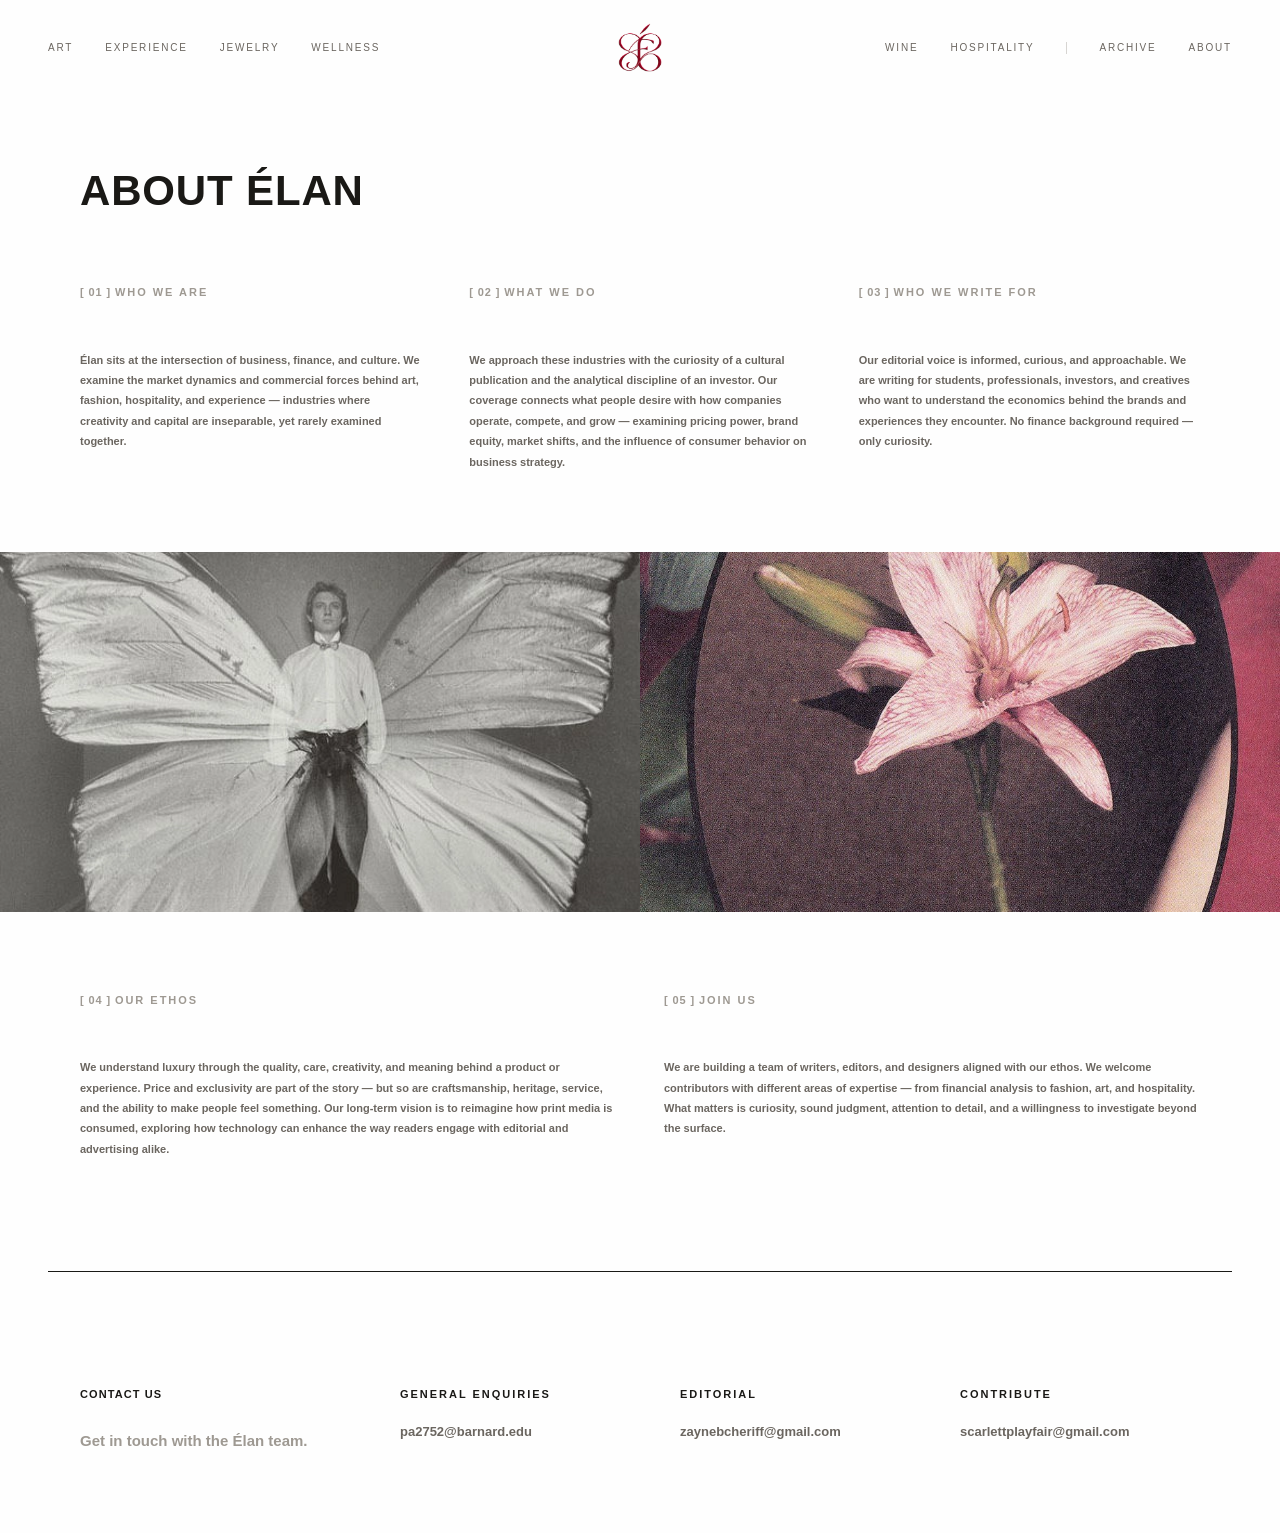
<file: about.html>
<!DOCTYPE html>
<html lang="en">
<head>
  <meta charset="UTF-8" />
  <meta name="viewport" content="width=device-width, initial-scale=1.0" />
  <title>About — Élan</title>
  <link rel="icon" type="image/png" href="logo.png" />
  <link rel="stylesheet" href="style.css" />
  <link rel="stylesheet" href="about.css" />
</head>
<body>

  <!-- NAV -->
  <nav class="nav">
    <div class="nav-left">
      <a href="art.html">Art</a>
      <a href="experience.html">Experience</a>
      <a href="jewelry.html">Jewelry</a>
      <a href="wellness.html">Wellness</a>
    </div>
    <div class="nav-logo">
      <a href="index.html"><img src="logo.png" alt="Élan" class="nav-logo-img" /></a>
    </div>
    <div class="nav-right">
      <a href="wine.html">Wine</a>
      <a href="hospitality.html">Hospitality</a>
      <span class="nav-divider"></span>
      <a href="archive.html">Archive</a>
      <a href="about.html">About</a>
    </div>
  </nav>

  <main class="about-main">

    <div class="about-title-wrap">
      <h1 class="about-title">About Élan</h1>
    </div>

    <!-- THREE COLUMN SECTION -->
    <section class="about-columns">

      <div class="about-col">
        <p class="about-num">[ 01 ] <span class="about-num-title">Who We Are</span></p>
        <p class="about-body">Élan sits at the intersection of business, finance, and culture. We examine the market dynamics and commercial forces behind art, fashion, hospitality, and experience — industries where creativity and capital are inseparable, yet rarely examined together.</p>
      </div>

      <div class="about-col">
        <p class="about-num">[ 02 ] <span class="about-num-title">What We Do</span></p>
        <p class="about-body">We approach these industries with the curiosity of a cultural publication and the analytical discipline of an investor. Our coverage connects what people desire with how companies operate, compete, and grow — examining pricing power, brand equity, market shifts, and the influence of consumer behavior on business strategy.</p>
      </div>

      <div class="about-col">
        <p class="about-num">[ 03 ] <span class="about-num-title">Who We Write For</span></p>
        <p class="about-body">Our editorial voice is informed, curious, and approachable. We are writing for students, professionals, investors, and creatives who want to understand the economics behind the brands and experiences they encounter. No finance background required — only curiosity.</p>
      </div>

    </section>

    <!-- IMAGE PAIR -->
    <section class="about-images">
      <div class="about-img-wrap about-img-dark">
        <img src="img-5.webp" alt="Archive" />
      </div>
      <div class="about-img-wrap about-img-light">
        <img src="img-1.webp" alt="Flora" />
      </div>
    </section>

    <!-- ETHOS -->
    <section class="about-ethos">
      <div class="about-ethos-inner">
        <p class="about-ethos-label">[ 04 ] <span class="about-num-title">Our Ethos</span></p>
        <p class="about-ethos-body">We understand luxury through the quality, care, creativity, and meaning behind a product or experience. Price and exclusivity are part of the story — but so are craftsmanship, heritage, service, and the ability to make people feel something. Our long-term vision is to reimagine how print media is consumed, exploring how technology can enhance the way readers engage with editorial and advertising alike.</p>
      </div>
      <div class="about-ethos-inner">
        <p class="about-ethos-label">[ 05 ] <span class="about-num-title">Join Us</span></p>
        <p class="about-ethos-body">We are building a team of writers, editors, and designers aligned with our ethos. We welcome contributors with different areas of expertise — from financial analysis to fashion, art, and hospitality. What matters is curiosity, sound judgment, attention to detail, and a willingness to investigate beyond the surface.</p>
      </div>
    </section>

    <!-- CONTACT -->
    <section class="about-contact">
      <div class="section-divider"></div>
      <div class="about-contact-inner">
        <div class="about-contact-left">
          <p class="section-label">Contact Us</p>
          <p class="about-contact-sub">Get in touch with the Élan team.</p>
        </div>
        <div class="about-contact-right">
          <div class="about-contact-item">
            <p class="about-contact-label">General Enquiries</p>
            <a href="mailto:pa2752@barnard.edu" class="about-contact-link">pa2752@barnard.edu</a>
          </div>
          <div class="about-contact-item">
            <p class="about-contact-label">Editorial</p>
            <a href="mailto:zaynebcheriff@gmail.com" class="about-contact-link">zaynebcheriff@gmail.com</a>
          </div>
          <div class="about-contact-item">
            <p class="about-contact-label">Contribute</p>
            <a href="mailto:scarlettplayfair@gmail.com" class="about-contact-link">scarlettplayfair@gmail.com</a>
          </div>
        </div>
      </div>
    </section>

  </main>

</body>
</html>
</file>
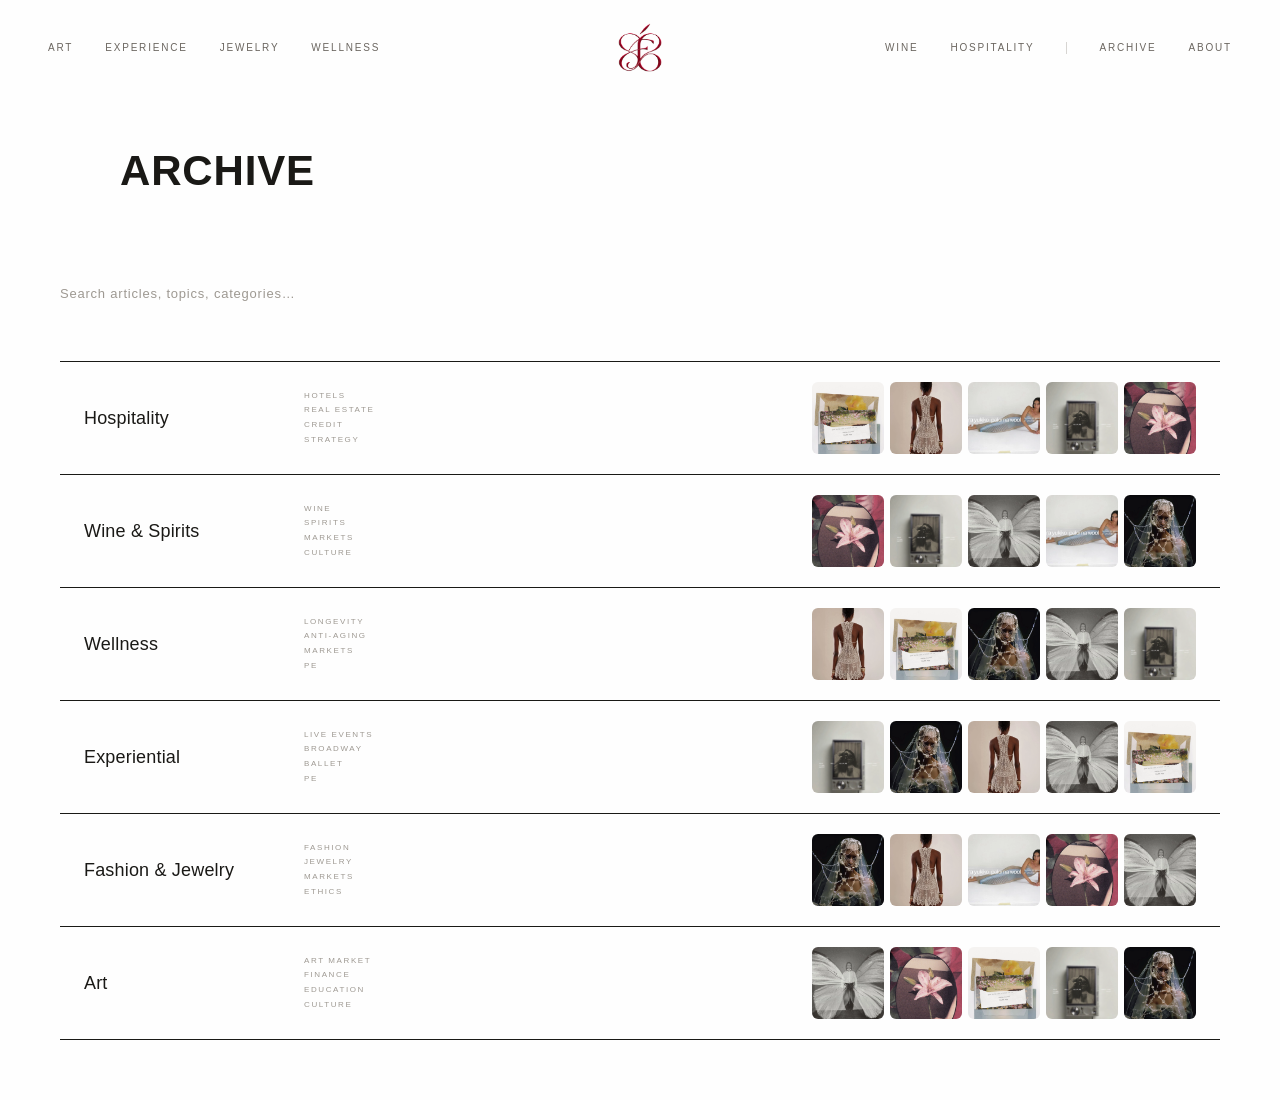
<file: archive.html>
<!DOCTYPE html>
<html lang="en">
<head>
  <meta charset="UTF-8" />
  <meta name="viewport" content="width=device-width, initial-scale=1.0" />
  <title>Archive — Élan</title>
  <link rel="icon" type="image/png" href="logo.png" />
  <link rel="stylesheet" href="style.css" />
  <link rel="stylesheet" href="archive.css" />
</head>
<body>

  <nav class="nav">
    <div class="nav-left">
      <a href="art.html">Art</a>
      <a href="experience.html">Experience</a>
      <a href="jewelry.html">Jewelry</a>
      <a href="wellness.html">Wellness</a>
    </div>
    <div class="nav-logo">
      <a href="index.html"><img src="logo.png" alt="Élan" class="nav-logo-img" /></a>
    </div>
    <div class="nav-right">
      <a href="wine.html">Wine</a>
      <a href="hospitality.html">Hospitality</a>
      <span class="nav-divider"></span>
      <a href="archive.html">Archive</a>
      <a href="about.html">About</a>
    </div>
  </nav>

  <main class="archive-main">
    <div class="archive-title-wrap">
      <h1 class="archive-title">Archive</h1>
    </div>
    <div class="archive-search-wrap">
      <input class="archive-search" type="text" placeholder="Search articles, topics, categories…" autocomplete="off" spellcheck="false" />
    </div>
    <div class="archive-list">

      <!-- HOSPITALITY -->
      <div id="hospitality" class="archive-row" data-expanded="false">
        <div class="archive-row-main">
          <div class="archive-row-title">Hospitality</div>
          <div class="archive-row-tags">
            <span>Hotels</span><span>Real Estate</span><span>Credit</span><span>Strategy</span>
          </div>
          <div class="archive-row-images">
            <div class="archive-thumb"><img src="img-2.webp" alt="" /></div>
            <div class="archive-thumb"><img src="img-4.webp" alt="" /></div>
            <div class="archive-thumb"><img src="img-6.webp" alt="" /></div>
            <div class="archive-thumb"><img src="img-3.webp" alt="" /></div>
            <div class="archive-thumb"><img src="img-1.webp" alt="" /></div>
          </div>
        </div>
        <div class="archive-row-articles">
          <a href="#" class="archive-article">The Boom of the Luxury Boutique Hotel Industry <span>Hospitality</span></a>
          <a href="#" class="archive-article">Exclusivity, Quality, and Sustaining Margins: The Balancing Act <span>Hospitality</span></a>
          <a href="#" class="archive-article">Private Members Clubs: What Happens When IYKYK Becomes Everyone Knows <span>Hospitality</span></a>
          <a href="#" class="archive-article">The Rise of Mixed-Use Developments <span>Real Estate</span></a>
          <a href="#" class="archive-article">The Blend of Hospitality and Wellness: Longevity Meets Luxury <span>Real Estate</span></a>
          <a href="#" class="archive-article">The Role of Credit in Hospitality Finance <span>Finance</span></a>
          <a href="#" class="archive-article">Equity vs Debt Financing in Luxury Real Estate <span>Finance</span></a>
        </div>
      </div>

      <!-- WINE & SPIRITS -->
      <div id="wine" class="archive-row" data-expanded="false">
        <div class="archive-row-main">
          <div class="archive-row-title">Wine &amp; Spirits</div>
          <div class="archive-row-tags">
            <span>Wine</span><span>Spirits</span><span>Markets</span><span>Culture</span>
          </div>
          <div class="archive-row-images">
            <div class="archive-thumb"><img src="img-1.webp" alt="" /></div>
            <div class="archive-thumb"><img src="img-3.webp" alt="" /></div>
            <div class="archive-thumb"><img src="img-5.webp" alt="" /></div>
            <div class="archive-thumb"><img src="img-6.webp" alt="" /></div>
            <div class="archive-thumb"><img src="img-7.webp" alt="" /></div>
          </div>
        </div>
        <div class="archive-row-articles">
          <a href="#" class="archive-article">A Beginner's Guide to Buying Wine <span>Wine</span></a>
          <a href="#" class="archive-article">Provenance and the Price of a Bottle <span>Wine</span></a>
          <a href="#" class="archive-article">The Investment Case for Fine Wine <span>Finance</span></a>
          <a href="#" class="archive-article">The Psychology of Getting a Table: An Anthropological Analysis of Nightlife <span>Culture</span></a>
          <a href="#" class="archive-article">How Spirits Brands Build Prestige <span>Spirits</span></a>
          <a href="#" class="archive-article">Terroir, Taste, and Market Value <span>Wine</span></a>
        </div>
      </div>

      <!-- WELLNESS -->
      <div id="wellness" class="archive-row" data-expanded="false">
        <div class="archive-row-main">
          <div class="archive-row-title">Wellness</div>
          <div class="archive-row-tags">
            <span>Longevity</span><span>Anti-Aging</span><span>Markets</span><span>PE</span>
          </div>
          <div class="archive-row-images">
            <div class="archive-thumb"><img src="img-4.webp" alt="" /></div>
            <div class="archive-thumb"><img src="img-2.webp" alt="" /></div>
            <div class="archive-thumb"><img src="img-7.webp" alt="" /></div>
            <div class="archive-thumb"><img src="img-5.webp" alt="" /></div>
            <div class="archive-thumb"><img src="img-3.webp" alt="" /></div>
          </div>
        </div>
        <div class="archive-row-articles">
          <a href="#" class="archive-article">Longevity Clinics in Germany: What People Are Paying and Why <span>Longevity</span></a>
          <a href="#" class="archive-article">The Business of High-End Anti-Aging <span>Anti-Aging</span></a>
          <a href="#" class="archive-article">Run Clubs and the Commodification of Community <span>Culture</span></a>
          <a href="#" class="archive-article">Hyrox: The PE-Backed Fitness Empire Reshaping Competitive Wellness <span>PE</span></a>
          <a href="#" class="archive-article">Luxury Beauty Treatments and the Premium Skincare Market <span>Beauty</span></a>
          <a href="#" class="archive-article">Wellness as a Status Signal <span>Culture</span></a>
        </div>
      </div>

      <!-- EXPERIENTIAL -->
      <div id="experiential" class="archive-row" data-expanded="false">
        <div class="archive-row-main">
          <div class="archive-row-title">Experiential</div>
          <div class="archive-row-tags">
            <span>Live Events</span><span>Broadway</span><span>Ballet</span><span>PE</span>
          </div>
          <div class="archive-row-images">
            <div class="archive-thumb"><img src="img-3.webp" alt="" /></div>
            <div class="archive-thumb"><img src="img-7.webp" alt="" /></div>
            <div class="archive-thumb"><img src="img-4.webp" alt="" /></div>
            <div class="archive-thumb"><img src="img-5.webp" alt="" /></div>
            <div class="archive-thumb"><img src="img-2.webp" alt="" /></div>
          </div>
        </div>
        <div class="archive-row-articles">
          <a href="#" class="archive-article">Broadway Boom: Tradition or Profit? An Investigation into a Record-Breaking Season <span>Broadway</span></a>
          <a href="#" class="archive-article">Business Behind Ballet: Donations, Ticket Sales, and the Cost of a Pointe Shoe <span>Ballet</span></a>
          <a href="#" class="archive-article">Private Equity and Entertainment: Where the Money Is Going <span>PE</span></a>
          <a href="#" class="archive-article">Jazz and the City: The Economics of an Endangered Art Form <span>Jazz</span></a>
          <a href="#" class="archive-article">Live Nation's Dominance and What It Means for Independent Venues <span>Live Events</span></a>
          <a href="#" class="archive-article">Immersive Art Shows: Experience Economy or Cultural Dilution? <span>Culture</span></a>
          <a href="#" class="archive-article">Burlesque, Nightlife, and the Underground Economy of Performance <span>Culture</span></a>
        </div>
      </div>

      <!-- FASHION & JEWELRY -->
      <div id="fashion" class="archive-row" data-expanded="false">
        <div class="archive-row-main">
          <div class="archive-row-title">Fashion &amp; Jewelry</div>
          <div class="archive-row-tags">
            <span>Fashion</span><span>Jewelry</span><span>Markets</span><span>Ethics</span>
          </div>
          <div class="archive-row-images">
            <div class="archive-thumb"><img src="img-7.webp" alt="" /></div>
            <div class="archive-thumb"><img src="img-4.webp" alt="" /></div>
            <div class="archive-thumb"><img src="img-6.webp" alt="" /></div>
            <div class="archive-thumb"><img src="img-1.webp" alt="" /></div>
            <div class="archive-thumb"><img src="img-5.webp" alt="" /></div>
          </div>
        </div>
        <div class="archive-row-articles">
          <a href="#" class="archive-article">Can You Ever Justify Luxury? An Investigation on Cost Per Wear <span>Fashion</span></a>
          <a href="#" class="archive-article">The S&amp;P 500 and Fashion: Who Is Worth Investing In? <span>Markets</span></a>
          <a href="#" class="archive-article">The Business Cycle and the Fashion Cycle: What Macroeconomics Tells Us <span>Markets</span></a>
          <a href="#" class="archive-article">How a Fashion House Scales Without Losing Its Edge <span>Strategy</span></a>
          <a href="#" class="archive-article">Controversial Jewels: The Industry Behind Looted Pieces in Hollywood <span>Ethics</span></a>
          <a href="#" class="archive-article">Craftsmanship as Brand Equity <span>Jewelry</span></a>
        </div>
      </div>

      <!-- ART -->
      <div id="art" class="archive-row" data-expanded="false">
        <div class="archive-row-main">
          <div class="archive-row-title">Art</div>
          <div class="archive-row-tags">
            <span>Art Market</span><span>Finance</span><span>Education</span><span>Culture</span>
          </div>
          <div class="archive-row-images">
            <div class="archive-thumb"><img src="img-5.webp" alt="" /></div>
            <div class="archive-thumb"><img src="img-1.webp" alt="" /></div>
            <div class="archive-thumb"><img src="img-2.webp" alt="" /></div>
            <div class="archive-thumb"><img src="img-3.webp" alt="" /></div>
            <div class="archive-thumb"><img src="img-7.webp" alt="" /></div>
          </div>
        </div>
        <div class="archive-row-articles">
          <a href="#" class="archive-article">Is Time Money? Artist Compensation in the 21st Century <span>Finance</span></a>
          <a href="#" class="archive-article">Art College vs Becoming an Artist: The Opportunity Cost <span>Education</span></a>
          <a href="#" class="archive-article">Why Certain Artworks Become Valuable Assets <span>Art Market</span></a>
          <a href="#" class="archive-article">The Secondary Market and What It Reveals <span>Art Market</span></a>
          <a href="#" class="archive-article">Gallery Economics: Who Really Profits <span>Finance</span></a>
          <a href="#" class="archive-article">Art Market Recap: Key Transactions, Exhibitions, and News <span>Art Market</span></a>
        </div>
      </div>

    </div>
  </main>

  <script>
    document.querySelectorAll('.archive-row').forEach(row => {
      row.addEventListener('mouseenter', () => row.classList.add('expanded'));
      row.addEventListener('mouseleave', () => row.classList.remove('expanded'));
    });

    const searchInput = document.querySelector('.archive-search');
    const rows = document.querySelectorAll('.archive-row');

    searchInput.addEventListener('input', () => {
      const q = searchInput.value.toLowerCase().trim();
      rows.forEach(row => {
        const text = row.textContent.toLowerCase();
        row.style.display = (!q || text.includes(q)) ? '' : 'none';
      });
    });
  </script>

</body>
</html>
</file>
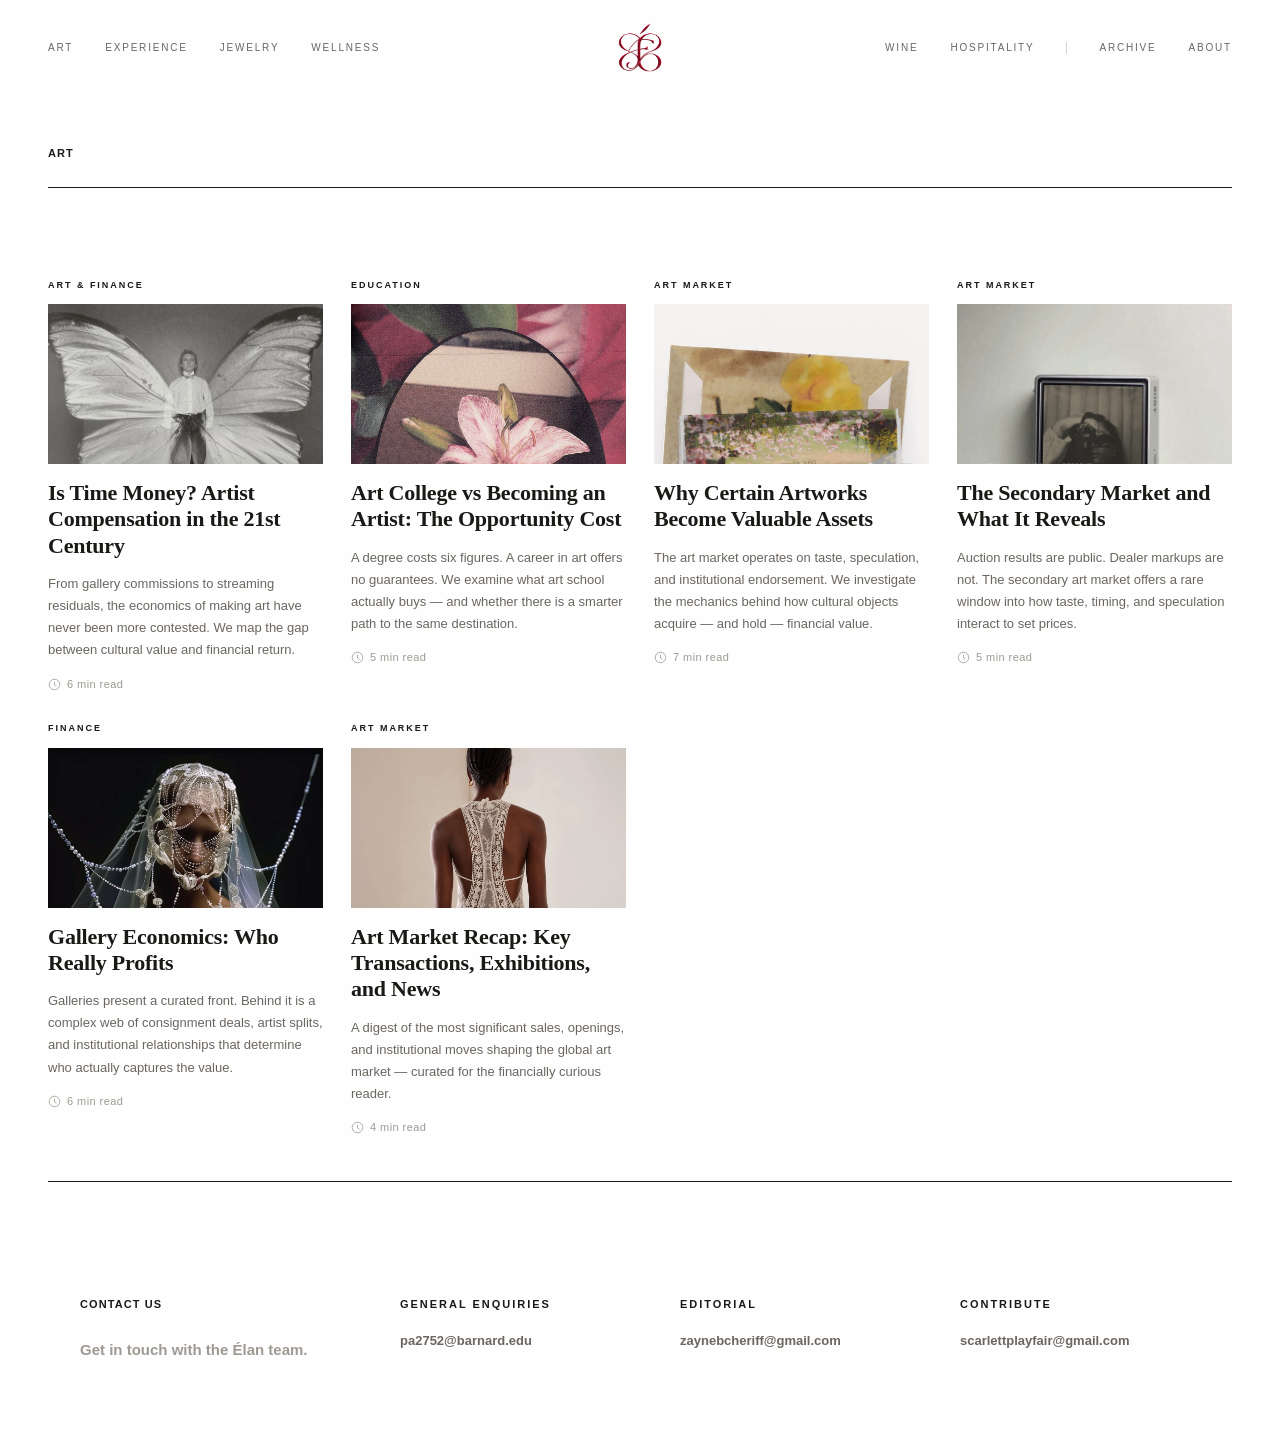
<file: art.html>
<!DOCTYPE html>
<html lang="en">
<head>
  <meta charset="UTF-8" />
  <meta name="viewport" content="width=device-width, initial-scale=1.0" />
  <title>Art — Élan</title>
  <link rel="icon" type="image/png" href="logo.png" />
  <link rel="stylesheet" href="style.css" />
  <link rel="stylesheet" href="about.css" />
</head>
<body>

  <nav class="nav">
    <div class="nav-left">
      <a href="art.html">Art</a>
      <a href="experience.html">Experience</a>
      <a href="jewelry.html">Jewelry</a>
      <a href="wellness.html">Wellness</a>
    </div>
    <div class="nav-logo">
      <a href="index.html"><img src="logo.png" alt="Élan" class="nav-logo-img" /></a>
    </div>
    <div class="nav-right">
      <a href="wine.html">Wine</a>
      <a href="hospitality.html">Hospitality</a>
      <span class="nav-divider"></span>
      <a href="archive.html">Archive</a>
      <a href="about.html">About</a>
    </div>
  </nav>

  <main>

    <section class="section section-editorials">
      <div class="section-label">Art</div>
      <div class="section-divider"></div>

      <div class="editorials-list">

        <article class="editorial-card">
          <div class="editorial-top">
            <span class="editorial-category">Art &amp; Finance</span>
          </div>
          <div class="editorial-body">
            <img class="editorial-img" src="img-5.webp" alt="Art" />
            <div class="editorial-text">
              <h2 class="editorial-title">Is Time Money? Artist Compensation in the 21st Century</h2>
              <p class="editorial-desc">From gallery commissions to streaming residuals, the economics of making art have never been more contested. We map the gap between cultural value and financial return.</p>
              <p class="editorial-read"><svg class="read-icon" viewBox="0 0 16 16" fill="none" xmlns="http://www.w3.org/2000/svg"><circle cx="8" cy="8" r="6.5" stroke="currentColor" stroke-width="1"/><path d="M8 5v3.5l2 1.5" stroke="currentColor" stroke-width="1" stroke-linecap="round"/></svg> 6 min read</p>
            </div>
          </div>
        </article>

        <article class="editorial-card">
          <div class="editorial-top">
            <span class="editorial-category">Education</span>
          </div>
          <div class="editorial-body">
            <img class="editorial-img" src="img-1.webp" alt="Art" />
            <div class="editorial-text">
              <h2 class="editorial-title">Art College vs Becoming an Artist: The Opportunity Cost</h2>
              <p class="editorial-desc">A degree costs six figures. A career in art offers no guarantees. We examine what art school actually buys — and whether there is a smarter path to the same destination.</p>
              <p class="editorial-read"><svg class="read-icon" viewBox="0 0 16 16" fill="none" xmlns="http://www.w3.org/2000/svg"><circle cx="8" cy="8" r="6.5" stroke="currentColor" stroke-width="1"/><path d="M8 5v3.5l2 1.5" stroke="currentColor" stroke-width="1" stroke-linecap="round"/></svg> 5 min read</p>
            </div>
          </div>
        </article>

        <article class="editorial-card">
          <div class="editorial-top">
            <span class="editorial-category">Art Market</span>
          </div>
          <div class="editorial-body">
            <img class="editorial-img" src="img-2.webp" alt="Art" />
            <div class="editorial-text">
              <h2 class="editorial-title">Why Certain Artworks Become Valuable Assets</h2>
              <p class="editorial-desc">The art market operates on taste, speculation, and institutional endorsement. We investigate the mechanics behind how cultural objects acquire — and hold — financial value.</p>
              <p class="editorial-read"><svg class="read-icon" viewBox="0 0 16 16" fill="none" xmlns="http://www.w3.org/2000/svg"><circle cx="8" cy="8" r="6.5" stroke="currentColor" stroke-width="1"/><path d="M8 5v3.5l2 1.5" stroke="currentColor" stroke-width="1" stroke-linecap="round"/></svg> 7 min read</p>
            </div>
          </div>
        </article>

        <article class="editorial-card">
          <div class="editorial-top">
            <span class="editorial-category">Art Market</span>
          </div>
          <div class="editorial-body">
            <img class="editorial-img" src="img-3.webp" alt="Art" />
            <div class="editorial-text">
              <h2 class="editorial-title">The Secondary Market and What It Reveals</h2>
              <p class="editorial-desc">Auction results are public. Dealer markups are not. The secondary art market offers a rare window into how taste, timing, and speculation interact to set prices.</p>
              <p class="editorial-read"><svg class="read-icon" viewBox="0 0 16 16" fill="none" xmlns="http://www.w3.org/2000/svg"><circle cx="8" cy="8" r="6.5" stroke="currentColor" stroke-width="1"/><path d="M8 5v3.5l2 1.5" stroke="currentColor" stroke-width="1" stroke-linecap="round"/></svg> 5 min read</p>
            </div>
          </div>
        </article>

        <article class="editorial-card">
          <div class="editorial-top">
            <span class="editorial-category">Finance</span>
          </div>
          <div class="editorial-body">
            <img class="editorial-img" src="img-7.webp" alt="Art" />
            <div class="editorial-text">
              <h2 class="editorial-title">Gallery Economics: Who Really Profits</h2>
              <p class="editorial-desc">Galleries present a curated front. Behind it is a complex web of consignment deals, artist splits, and institutional relationships that determine who actually captures the value.</p>
              <p class="editorial-read"><svg class="read-icon" viewBox="0 0 16 16" fill="none" xmlns="http://www.w3.org/2000/svg"><circle cx="8" cy="8" r="6.5" stroke="currentColor" stroke-width="1"/><path d="M8 5v3.5l2 1.5" stroke="currentColor" stroke-width="1" stroke-linecap="round"/></svg> 6 min read</p>
            </div>
          </div>
        </article>

        <article class="editorial-card">
          <div class="editorial-top">
            <span class="editorial-category">Art Market</span>
          </div>
          <div class="editorial-body">
            <img class="editorial-img" src="img-4.webp" alt="Art" />
            <div class="editorial-text">
              <h2 class="editorial-title">Art Market Recap: Key Transactions, Exhibitions, and News</h2>
              <p class="editorial-desc">A digest of the most significant sales, openings, and institutional moves shaping the global art market — curated for the financially curious reader.</p>
              <p class="editorial-read"><svg class="read-icon" viewBox="0 0 16 16" fill="none" xmlns="http://www.w3.org/2000/svg"><circle cx="8" cy="8" r="6.5" stroke="currentColor" stroke-width="1"/><path d="M8 5v3.5l2 1.5" stroke="currentColor" stroke-width="1" stroke-linecap="round"/></svg> 4 min read</p>
            </div>
          </div>
        </article>

      </div>
    </section>

    <!-- CONTACT -->
    <section class="about-contact">
      <div class="section-divider"></div>
      <div class="about-contact-inner">
        <div class="about-contact-left">
          <p class="section-label">Contact Us</p>
          <p class="about-contact-sub">Get in touch with the Élan team.</p>
        </div>
        <div class="about-contact-right">
          <div class="about-contact-item">
            <p class="about-contact-label">General Enquiries</p>
            <a href="mailto:pa2752@barnard.edu" class="about-contact-link">pa2752@barnard.edu</a>
          </div>
          <div class="about-contact-item">
            <p class="about-contact-label">Editorial</p>
            <a href="mailto:zaynebcheriff@gmail.com" class="about-contact-link">zaynebcheriff@gmail.com</a>
          </div>
          <div class="about-contact-item">
            <p class="about-contact-label">Contribute</p>
            <a href="mailto:scarlettplayfair@gmail.com" class="about-contact-link">scarlettplayfair@gmail.com</a>
          </div>
        </div>
      </div>
    </section>

  </main>

</body>
</html>
</file>
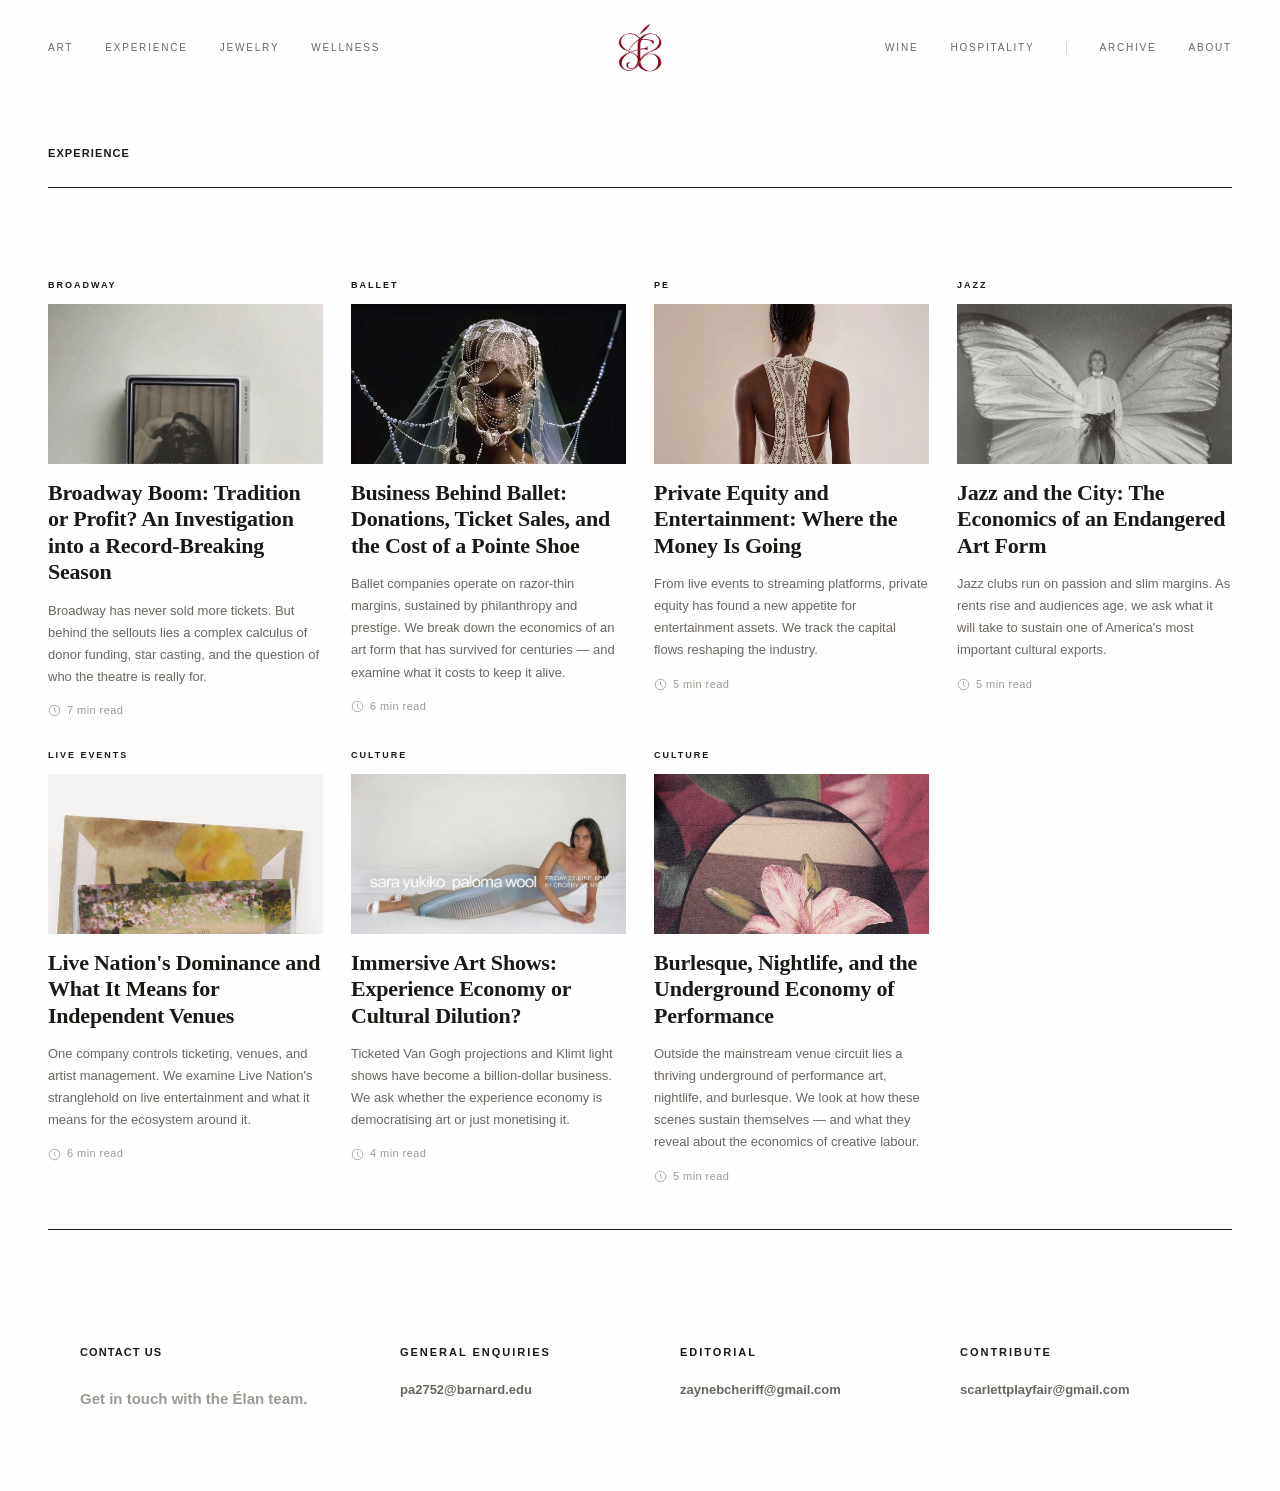
<file: experience.html>
<!DOCTYPE html>
<html lang="en">
<head>
  <meta charset="UTF-8" />
  <meta name="viewport" content="width=device-width, initial-scale=1.0" />
  <title>Experience — Élan</title>
  <link rel="icon" type="image/png" href="logo.png" />
  <link rel="stylesheet" href="style.css" />
  <link rel="stylesheet" href="about.css" />
</head>
<body>

  <nav class="nav">
    <div class="nav-left">
      <a href="art.html">Art</a>
      <a href="experience.html">Experience</a>
      <a href="jewelry.html">Jewelry</a>
      <a href="wellness.html">Wellness</a>
    </div>
    <div class="nav-logo">
      <a href="index.html"><img src="logo.png" alt="Élan" class="nav-logo-img" /></a>
    </div>
    <div class="nav-right">
      <a href="wine.html">Wine</a>
      <a href="hospitality.html">Hospitality</a>
      <span class="nav-divider"></span>
      <a href="archive.html">Archive</a>
      <a href="about.html">About</a>
    </div>
  </nav>

  <main>

    <section class="section section-editorials">
      <div class="section-label">Experience</div>
      <div class="section-divider"></div>

      <div class="editorials-list">

        <article class="editorial-card">
          <div class="editorial-top">
            <span class="editorial-category">Broadway</span>
          </div>
          <div class="editorial-body">
            <img class="editorial-img" src="img-3.webp" alt="Experience" />
            <div class="editorial-text">
              <h2 class="editorial-title">Broadway Boom: Tradition or Profit? An Investigation into a Record-Breaking Season</h2>
              <p class="editorial-desc">Broadway has never sold more tickets. But behind the sellouts lies a complex calculus of donor funding, star casting, and the question of who the theatre is really for.</p>
              <p class="editorial-read"><svg class="read-icon" viewBox="0 0 16 16" fill="none" xmlns="http://www.w3.org/2000/svg"><circle cx="8" cy="8" r="6.5" stroke="currentColor" stroke-width="1"/><path d="M8 5v3.5l2 1.5" stroke="currentColor" stroke-width="1" stroke-linecap="round"/></svg> 7 min read</p>
            </div>
          </div>
        </article>

        <article class="editorial-card">
          <div class="editorial-top">
            <span class="editorial-category">Ballet</span>
          </div>
          <div class="editorial-body">
            <img class="editorial-img" src="img-7.webp" alt="Experience" />
            <div class="editorial-text">
              <h2 class="editorial-title">Business Behind Ballet: Donations, Ticket Sales, and the Cost of a Pointe Shoe</h2>
              <p class="editorial-desc">Ballet companies operate on razor-thin margins, sustained by philanthropy and prestige. We break down the economics of an art form that has survived for centuries — and examine what it costs to keep it alive.</p>
              <p class="editorial-read"><svg class="read-icon" viewBox="0 0 16 16" fill="none" xmlns="http://www.w3.org/2000/svg"><circle cx="8" cy="8" r="6.5" stroke="currentColor" stroke-width="1"/><path d="M8 5v3.5l2 1.5" stroke="currentColor" stroke-width="1" stroke-linecap="round"/></svg> 6 min read</p>
            </div>
          </div>
        </article>

        <article class="editorial-card">
          <div class="editorial-top">
            <span class="editorial-category">PE</span>
          </div>
          <div class="editorial-body">
            <img class="editorial-img" src="img-4.webp" alt="Experience" />
            <div class="editorial-text">
              <h2 class="editorial-title">Private Equity and Entertainment: Where the Money Is Going</h2>
              <p class="editorial-desc">From live events to streaming platforms, private equity has found a new appetite for entertainment assets. We track the capital flows reshaping the industry.</p>
              <p class="editorial-read"><svg class="read-icon" viewBox="0 0 16 16" fill="none" xmlns="http://www.w3.org/2000/svg"><circle cx="8" cy="8" r="6.5" stroke="currentColor" stroke-width="1"/><path d="M8 5v3.5l2 1.5" stroke="currentColor" stroke-width="1" stroke-linecap="round"/></svg> 5 min read</p>
            </div>
          </div>
        </article>

        <article class="editorial-card">
          <div class="editorial-top">
            <span class="editorial-category">Jazz</span>
          </div>
          <div class="editorial-body">
            <img class="editorial-img" src="img-5.webp" alt="Experience" />
            <div class="editorial-text">
              <h2 class="editorial-title">Jazz and the City: The Economics of an Endangered Art Form</h2>
              <p class="editorial-desc">Jazz clubs run on passion and slim margins. As rents rise and audiences age, we ask what it will take to sustain one of America's most important cultural exports.</p>
              <p class="editorial-read"><svg class="read-icon" viewBox="0 0 16 16" fill="none" xmlns="http://www.w3.org/2000/svg"><circle cx="8" cy="8" r="6.5" stroke="currentColor" stroke-width="1"/><path d="M8 5v3.5l2 1.5" stroke="currentColor" stroke-width="1" stroke-linecap="round"/></svg> 5 min read</p>
            </div>
          </div>
        </article>

        <article class="editorial-card">
          <div class="editorial-top">
            <span class="editorial-category">Live Events</span>
          </div>
          <div class="editorial-body">
            <img class="editorial-img" src="img-2.webp" alt="Experience" />
            <div class="editorial-text">
              <h2 class="editorial-title">Live Nation's Dominance and What It Means for Independent Venues</h2>
              <p class="editorial-desc">One company controls ticketing, venues, and artist management. We examine Live Nation's stranglehold on live entertainment and what it means for the ecosystem around it.</p>
              <p class="editorial-read"><svg class="read-icon" viewBox="0 0 16 16" fill="none" xmlns="http://www.w3.org/2000/svg"><circle cx="8" cy="8" r="6.5" stroke="currentColor" stroke-width="1"/><path d="M8 5v3.5l2 1.5" stroke="currentColor" stroke-width="1" stroke-linecap="round"/></svg> 6 min read</p>
            </div>
          </div>
        </article>

        <article class="editorial-card">
          <div class="editorial-top">
            <span class="editorial-category">Culture</span>
          </div>
          <div class="editorial-body">
            <img class="editorial-img" src="img-6.webp" alt="Experience" />
            <div class="editorial-text">
              <h2 class="editorial-title">Immersive Art Shows: Experience Economy or Cultural Dilution?</h2>
              <p class="editorial-desc">Ticketed Van Gogh projections and Klimt light shows have become a billion-dollar business. We ask whether the experience economy is democratising art or just monetising it.</p>
              <p class="editorial-read"><svg class="read-icon" viewBox="0 0 16 16" fill="none" xmlns="http://www.w3.org/2000/svg"><circle cx="8" cy="8" r="6.5" stroke="currentColor" stroke-width="1"/><path d="M8 5v3.5l2 1.5" stroke="currentColor" stroke-width="1" stroke-linecap="round"/></svg> 4 min read</p>
            </div>
          </div>
        </article>

        <article class="editorial-card">
          <div class="editorial-top">
            <span class="editorial-category">Culture</span>
          </div>
          <div class="editorial-body">
            <img class="editorial-img" src="img-1.webp" alt="Experience" />
            <div class="editorial-text">
              <h2 class="editorial-title">Burlesque, Nightlife, and the Underground Economy of Performance</h2>
              <p class="editorial-desc">Outside the mainstream venue circuit lies a thriving underground of performance art, nightlife, and burlesque. We look at how these scenes sustain themselves — and what they reveal about the economics of creative labour.</p>
              <p class="editorial-read"><svg class="read-icon" viewBox="0 0 16 16" fill="none" xmlns="http://www.w3.org/2000/svg"><circle cx="8" cy="8" r="6.5" stroke="currentColor" stroke-width="1"/><path d="M8 5v3.5l2 1.5" stroke="currentColor" stroke-width="1" stroke-linecap="round"/></svg> 5 min read</p>
            </div>
          </div>
        </article>

      </div>
    </section>

    <section class="about-contact">
      <div class="section-divider"></div>
      <div class="about-contact-inner">
        <div class="about-contact-left">
          <p class="section-label">Contact Us</p>
          <p class="about-contact-sub">Get in touch with the Élan team.</p>
        </div>
        <div class="about-contact-right">
          <div class="about-contact-item">
            <p class="about-contact-label">General Enquiries</p>
            <a href="mailto:pa2752@barnard.edu" class="about-contact-link">pa2752@barnard.edu</a>
          </div>
          <div class="about-contact-item">
            <p class="about-contact-label">Editorial</p>
            <a href="mailto:zaynebcheriff@gmail.com" class="about-contact-link">zaynebcheriff@gmail.com</a>
          </div>
          <div class="about-contact-item">
            <p class="about-contact-label">Contribute</p>
            <a href="mailto:scarlettplayfair@gmail.com" class="about-contact-link">scarlettplayfair@gmail.com</a>
          </div>
        </div>
      </div>
    </section>

  </main>

</body>
</html>
</file>
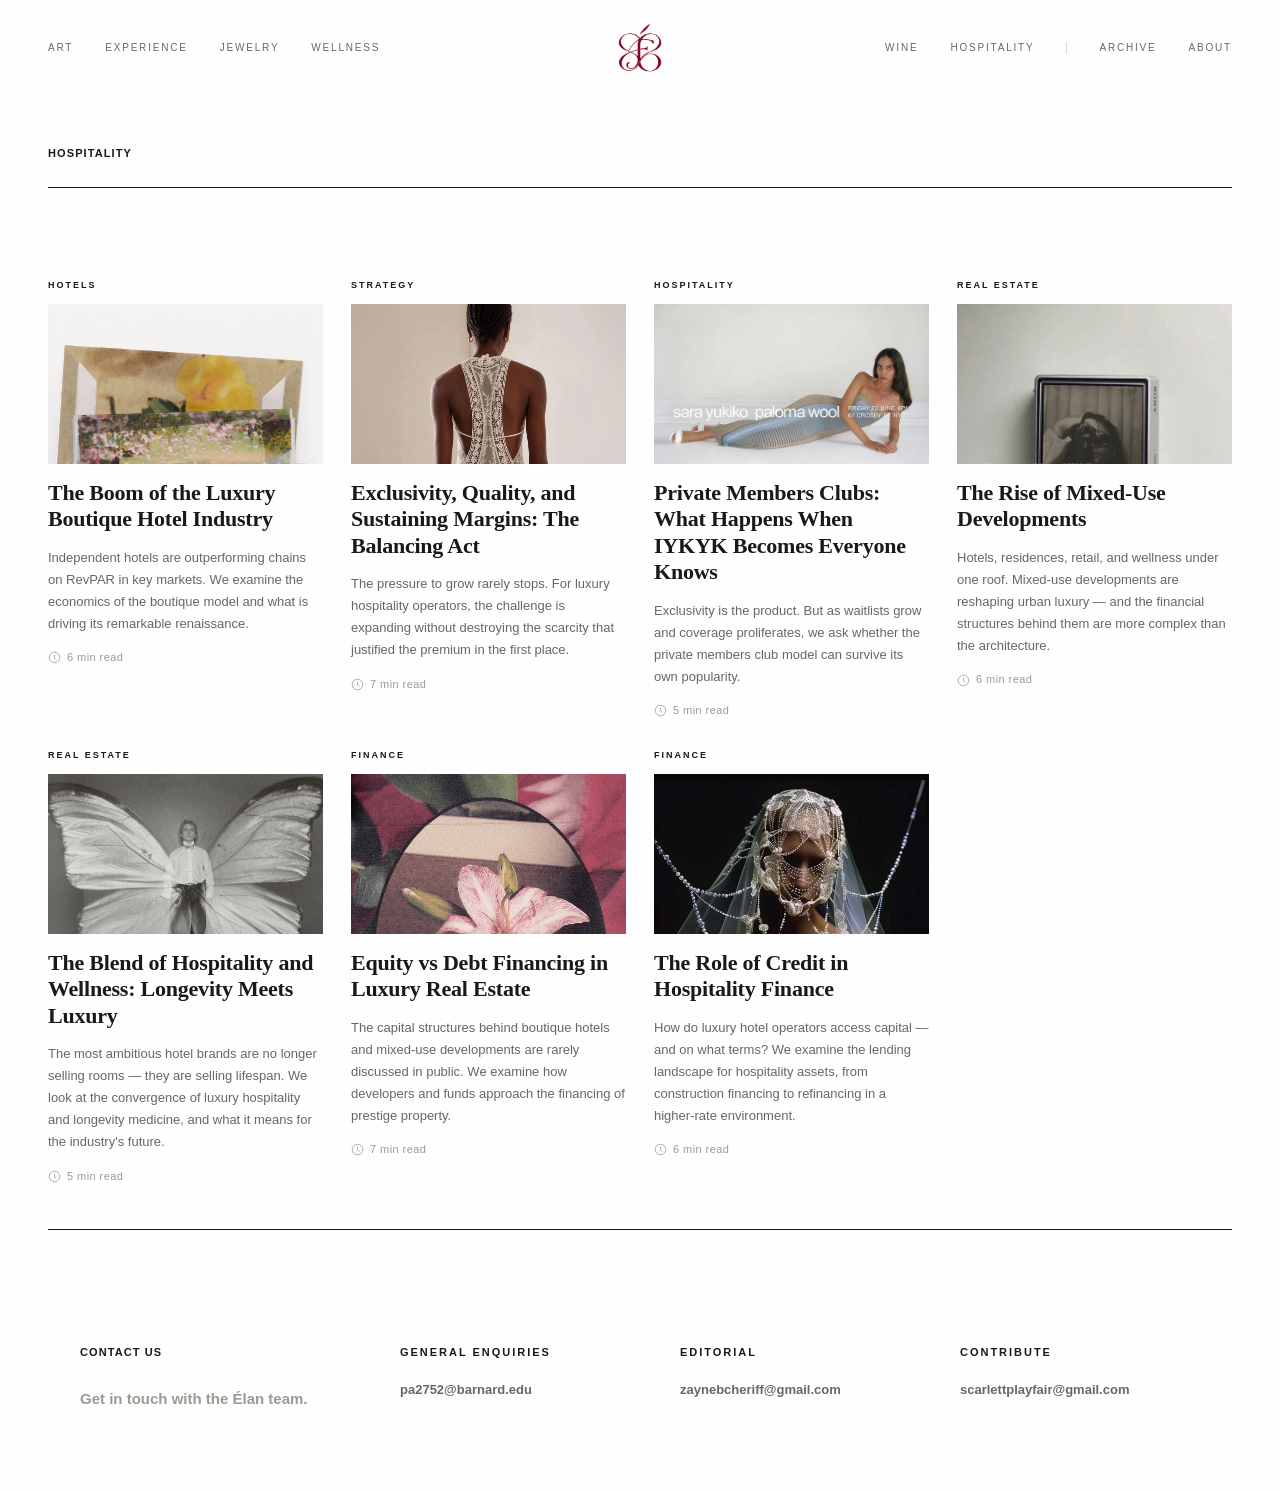
<file: hospitality.html>
<!DOCTYPE html>
<html lang="en">
<head>
  <meta charset="UTF-8" />
  <meta name="viewport" content="width=device-width, initial-scale=1.0" />
  <title>Hospitality — Élan</title>
  <link rel="icon" type="image/png" href="logo.png" />
  <link rel="stylesheet" href="style.css" />
  <link rel="stylesheet" href="about.css" />
</head>
<body>

  <nav class="nav">
    <div class="nav-left">
      <a href="art.html">Art</a>
      <a href="experience.html">Experience</a>
      <a href="jewelry.html">Jewelry</a>
      <a href="wellness.html">Wellness</a>
    </div>
    <div class="nav-logo">
      <a href="index.html"><img src="logo.png" alt="Élan" class="nav-logo-img" /></a>
    </div>
    <div class="nav-right">
      <a href="wine.html">Wine</a>
      <a href="hospitality.html">Hospitality</a>
      <span class="nav-divider"></span>
      <a href="archive.html">Archive</a>
      <a href="about.html">About</a>
    </div>
  </nav>

  <main>

    <section class="section section-editorials">
      <div class="section-label">Hospitality</div>
      <div class="section-divider"></div>

      <div class="editorials-list">

        <article class="editorial-card">
          <div class="editorial-top">
            <span class="editorial-category">Hotels</span>
          </div>
          <div class="editorial-body">
            <img class="editorial-img" src="img-2.webp" alt="Hospitality" />
            <div class="editorial-text">
              <h2 class="editorial-title">The Boom of the Luxury Boutique Hotel Industry</h2>
              <p class="editorial-desc">Independent hotels are outperforming chains on RevPAR in key markets. We examine the economics of the boutique model and what is driving its remarkable renaissance.</p>
              <p class="editorial-read"><svg class="read-icon" viewBox="0 0 16 16" fill="none" xmlns="http://www.w3.org/2000/svg"><circle cx="8" cy="8" r="6.5" stroke="currentColor" stroke-width="1"/><path d="M8 5v3.5l2 1.5" stroke="currentColor" stroke-width="1" stroke-linecap="round"/></svg> 6 min read</p>
            </div>
          </div>
        </article>

        <article class="editorial-card">
          <div class="editorial-top">
            <span class="editorial-category">Strategy</span>
          </div>
          <div class="editorial-body">
            <img class="editorial-img" src="img-4.webp" alt="Hospitality" />
            <div class="editorial-text">
              <h2 class="editorial-title">Exclusivity, Quality, and Sustaining Margins: The Balancing Act</h2>
              <p class="editorial-desc">The pressure to grow rarely stops. For luxury hospitality operators, the challenge is expanding without destroying the scarcity that justified the premium in the first place.</p>
              <p class="editorial-read"><svg class="read-icon" viewBox="0 0 16 16" fill="none" xmlns="http://www.w3.org/2000/svg"><circle cx="8" cy="8" r="6.5" stroke="currentColor" stroke-width="1"/><path d="M8 5v3.5l2 1.5" stroke="currentColor" stroke-width="1" stroke-linecap="round"/></svg> 7 min read</p>
            </div>
          </div>
        </article>

        <article class="editorial-card">
          <div class="editorial-top">
            <span class="editorial-category">Hospitality</span>
          </div>
          <div class="editorial-body">
            <img class="editorial-img" src="img-6.webp" alt="Hospitality" />
            <div class="editorial-text">
              <h2 class="editorial-title">Private Members Clubs: What Happens When IYKYK Becomes Everyone Knows</h2>
              <p class="editorial-desc">Exclusivity is the product. But as waitlists grow and coverage proliferates, we ask whether the private members club model can survive its own popularity.</p>
              <p class="editorial-read"><svg class="read-icon" viewBox="0 0 16 16" fill="none" xmlns="http://www.w3.org/2000/svg"><circle cx="8" cy="8" r="6.5" stroke="currentColor" stroke-width="1"/><path d="M8 5v3.5l2 1.5" stroke="currentColor" stroke-width="1" stroke-linecap="round"/></svg> 5 min read</p>
            </div>
          </div>
        </article>

        <article class="editorial-card">
          <div class="editorial-top">
            <span class="editorial-category">Real Estate</span>
          </div>
          <div class="editorial-body">
            <img class="editorial-img" src="img-3.webp" alt="Hospitality" />
            <div class="editorial-text">
              <h2 class="editorial-title">The Rise of Mixed-Use Developments</h2>
              <p class="editorial-desc">Hotels, residences, retail, and wellness under one roof. Mixed-use developments are reshaping urban luxury — and the financial structures behind them are more complex than the architecture.</p>
              <p class="editorial-read"><svg class="read-icon" viewBox="0 0 16 16" fill="none" xmlns="http://www.w3.org/2000/svg"><circle cx="8" cy="8" r="6.5" stroke="currentColor" stroke-width="1"/><path d="M8 5v3.5l2 1.5" stroke="currentColor" stroke-width="1" stroke-linecap="round"/></svg> 6 min read</p>
            </div>
          </div>
        </article>

        <article class="editorial-card">
          <div class="editorial-top">
            <span class="editorial-category">Real Estate</span>
          </div>
          <div class="editorial-body">
            <img class="editorial-img" src="img-5.webp" alt="Hospitality" />
            <div class="editorial-text">
              <h2 class="editorial-title">The Blend of Hospitality and Wellness: Longevity Meets Luxury</h2>
              <p class="editorial-desc">The most ambitious hotel brands are no longer selling rooms — they are selling lifespan. We look at the convergence of luxury hospitality and longevity medicine, and what it means for the industry's future.</p>
              <p class="editorial-read"><svg class="read-icon" viewBox="0 0 16 16" fill="none" xmlns="http://www.w3.org/2000/svg"><circle cx="8" cy="8" r="6.5" stroke="currentColor" stroke-width="1"/><path d="M8 5v3.5l2 1.5" stroke="currentColor" stroke-width="1" stroke-linecap="round"/></svg> 5 min read</p>
            </div>
          </div>
        </article>

        <article class="editorial-card">
          <div class="editorial-top">
            <span class="editorial-category">Finance</span>
          </div>
          <div class="editorial-body">
            <img class="editorial-img" src="img-1.webp" alt="Hospitality" />
            <div class="editorial-text">
              <h2 class="editorial-title">Equity vs Debt Financing in Luxury Real Estate</h2>
              <p class="editorial-desc">The capital structures behind boutique hotels and mixed-use developments are rarely discussed in public. We examine how developers and funds approach the financing of prestige property.</p>
              <p class="editorial-read"><svg class="read-icon" viewBox="0 0 16 16" fill="none" xmlns="http://www.w3.org/2000/svg"><circle cx="8" cy="8" r="6.5" stroke="currentColor" stroke-width="1"/><path d="M8 5v3.5l2 1.5" stroke="currentColor" stroke-width="1" stroke-linecap="round"/></svg> 7 min read</p>
            </div>
          </div>
        </article>

        <article class="editorial-card">
          <div class="editorial-top">
            <span class="editorial-category">Finance</span>
          </div>
          <div class="editorial-body">
            <img class="editorial-img" src="img-7.webp" alt="Hospitality" />
            <div class="editorial-text">
              <h2 class="editorial-title">The Role of Credit in Hospitality Finance</h2>
              <p class="editorial-desc">How do luxury hotel operators access capital — and on what terms? We examine the lending landscape for hospitality assets, from construction financing to refinancing in a higher-rate environment.</p>
              <p class="editorial-read"><svg class="read-icon" viewBox="0 0 16 16" fill="none" xmlns="http://www.w3.org/2000/svg"><circle cx="8" cy="8" r="6.5" stroke="currentColor" stroke-width="1"/><path d="M8 5v3.5l2 1.5" stroke="currentColor" stroke-width="1" stroke-linecap="round"/></svg> 6 min read</p>
            </div>
          </div>
        </article>

      </div>
    </section>

    <section class="about-contact">
      <div class="section-divider"></div>
      <div class="about-contact-inner">
        <div class="about-contact-left">
          <p class="section-label">Contact Us</p>
          <p class="about-contact-sub">Get in touch with the Élan team.</p>
        </div>
        <div class="about-contact-right">
          <div class="about-contact-item">
            <p class="about-contact-label">General Enquiries</p>
            <a href="mailto:pa2752@barnard.edu" class="about-contact-link">pa2752@barnard.edu</a>
          </div>
          <div class="about-contact-item">
            <p class="about-contact-label">Editorial</p>
            <a href="mailto:zaynebcheriff@gmail.com" class="about-contact-link">zaynebcheriff@gmail.com</a>
          </div>
          <div class="about-contact-item">
            <p class="about-contact-label">Contribute</p>
            <a href="mailto:scarlettplayfair@gmail.com" class="about-contact-link">scarlettplayfair@gmail.com</a>
          </div>
        </div>
      </div>
    </section>

  </main>

</body>
</html>
</file>
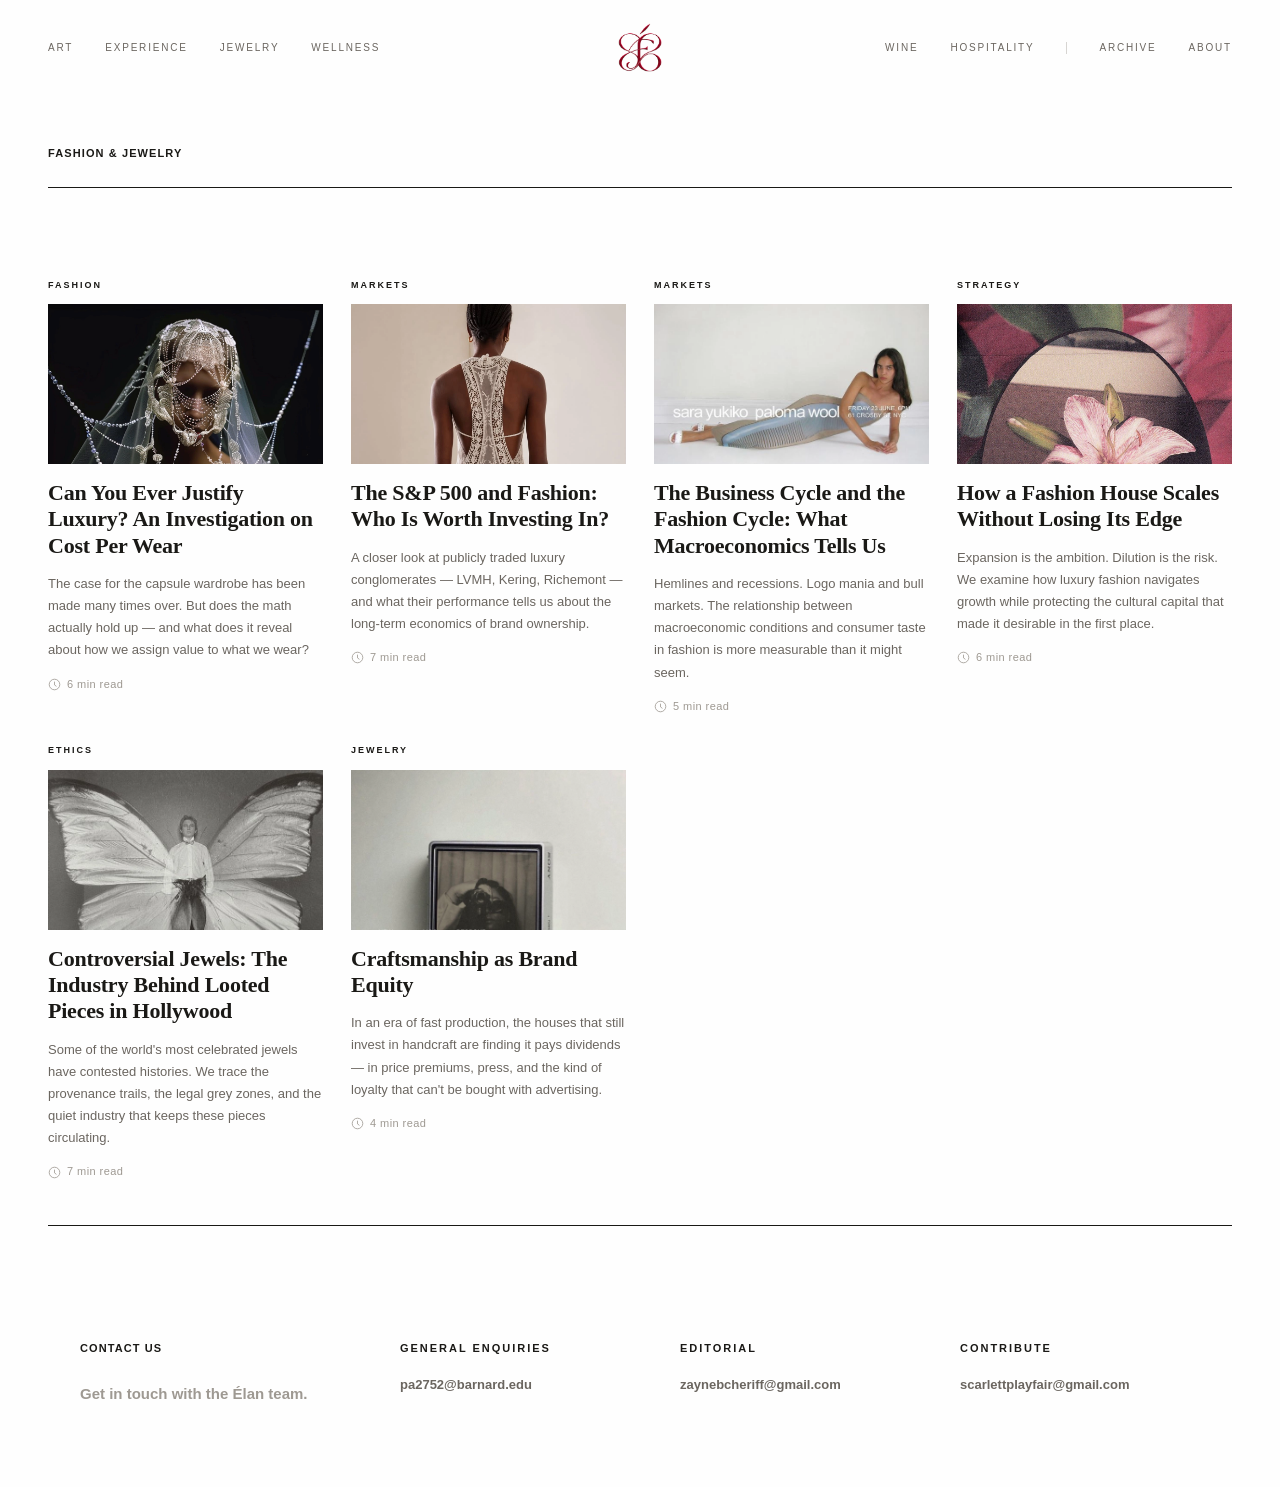
<file: jewelry.html>
<!DOCTYPE html>
<html lang="en">
<head>
  <meta charset="UTF-8" />
  <meta name="viewport" content="width=device-width, initial-scale=1.0" />
  <title>Fashion &amp; Jewelry — Élan</title>
  <link rel="icon" type="image/png" href="logo.png" />
  <link rel="stylesheet" href="style.css" />
  <link rel="stylesheet" href="about.css" />
</head>
<body>

  <nav class="nav">
    <div class="nav-left">
      <a href="art.html">Art</a>
      <a href="experience.html">Experience</a>
      <a href="jewelry.html">Jewelry</a>
      <a href="wellness.html">Wellness</a>
    </div>
    <div class="nav-logo">
      <a href="index.html"><img src="logo.png" alt="Élan" class="nav-logo-img" /></a>
    </div>
    <div class="nav-right">
      <a href="wine.html">Wine</a>
      <a href="hospitality.html">Hospitality</a>
      <span class="nav-divider"></span>
      <a href="archive.html">Archive</a>
      <a href="about.html">About</a>
    </div>
  </nav>

  <main>

    <section class="section section-editorials">
      <div class="section-label">Fashion &amp; Jewelry</div>
      <div class="section-divider"></div>

      <div class="editorials-list">

        <article class="editorial-card">
          <div class="editorial-top">
            <span class="editorial-category">Fashion</span>
          </div>
          <div class="editorial-body">
            <img class="editorial-img" src="img-7.webp" alt="Fashion" />
            <div class="editorial-text">
              <h2 class="editorial-title">Can You Ever Justify Luxury? An Investigation on Cost Per Wear</h2>
              <p class="editorial-desc">The case for the capsule wardrobe has been made many times over. But does the math actually hold up — and what does it reveal about how we assign value to what we wear?</p>
              <p class="editorial-read"><svg class="read-icon" viewBox="0 0 16 16" fill="none" xmlns="http://www.w3.org/2000/svg"><circle cx="8" cy="8" r="6.5" stroke="currentColor" stroke-width="1"/><path d="M8 5v3.5l2 1.5" stroke="currentColor" stroke-width="1" stroke-linecap="round"/></svg> 6 min read</p>
            </div>
          </div>
        </article>

        <article class="editorial-card">
          <div class="editorial-top">
            <span class="editorial-category">Markets</span>
          </div>
          <div class="editorial-body">
            <img class="editorial-img" src="img-4.webp" alt="Fashion" />
            <div class="editorial-text">
              <h2 class="editorial-title">The S&amp;P 500 and Fashion: Who Is Worth Investing In?</h2>
              <p class="editorial-desc">A closer look at publicly traded luxury conglomerates — LVMH, Kering, Richemont — and what their performance tells us about the long-term economics of brand ownership.</p>
              <p class="editorial-read"><svg class="read-icon" viewBox="0 0 16 16" fill="none" xmlns="http://www.w3.org/2000/svg"><circle cx="8" cy="8" r="6.5" stroke="currentColor" stroke-width="1"/><path d="M8 5v3.5l2 1.5" stroke="currentColor" stroke-width="1" stroke-linecap="round"/></svg> 7 min read</p>
            </div>
          </div>
        </article>

        <article class="editorial-card">
          <div class="editorial-top">
            <span class="editorial-category">Markets</span>
          </div>
          <div class="editorial-body">
            <img class="editorial-img" src="img-6.webp" alt="Fashion" />
            <div class="editorial-text">
              <h2 class="editorial-title">The Business Cycle and the Fashion Cycle: What Macroeconomics Tells Us</h2>
              <p class="editorial-desc">Hemlines and recessions. Logo mania and bull markets. The relationship between macroeconomic conditions and consumer taste in fashion is more measurable than it might seem.</p>
              <p class="editorial-read"><svg class="read-icon" viewBox="0 0 16 16" fill="none" xmlns="http://www.w3.org/2000/svg"><circle cx="8" cy="8" r="6.5" stroke="currentColor" stroke-width="1"/><path d="M8 5v3.5l2 1.5" stroke="currentColor" stroke-width="1" stroke-linecap="round"/></svg> 5 min read</p>
            </div>
          </div>
        </article>

        <article class="editorial-card">
          <div class="editorial-top">
            <span class="editorial-category">Strategy</span>
          </div>
          <div class="editorial-body">
            <img class="editorial-img" src="img-1.webp" alt="Fashion" />
            <div class="editorial-text">
              <h2 class="editorial-title">How a Fashion House Scales Without Losing Its Edge</h2>
              <p class="editorial-desc">Expansion is the ambition. Dilution is the risk. We examine how luxury fashion navigates growth while protecting the cultural capital that made it desirable in the first place.</p>
              <p class="editorial-read"><svg class="read-icon" viewBox="0 0 16 16" fill="none" xmlns="http://www.w3.org/2000/svg"><circle cx="8" cy="8" r="6.5" stroke="currentColor" stroke-width="1"/><path d="M8 5v3.5l2 1.5" stroke="currentColor" stroke-width="1" stroke-linecap="round"/></svg> 6 min read</p>
            </div>
          </div>
        </article>

        <article class="editorial-card">
          <div class="editorial-top">
            <span class="editorial-category">Ethics</span>
          </div>
          <div class="editorial-body">
            <img class="editorial-img" src="img-5.webp" alt="Jewelry" />
            <div class="editorial-text">
              <h2 class="editorial-title">Controversial Jewels: The Industry Behind Looted Pieces in Hollywood</h2>
              <p class="editorial-desc">Some of the world's most celebrated jewels have contested histories. We trace the provenance trails, the legal grey zones, and the quiet industry that keeps these pieces circulating.</p>
              <p class="editorial-read"><svg class="read-icon" viewBox="0 0 16 16" fill="none" xmlns="http://www.w3.org/2000/svg"><circle cx="8" cy="8" r="6.5" stroke="currentColor" stroke-width="1"/><path d="M8 5v3.5l2 1.5" stroke="currentColor" stroke-width="1" stroke-linecap="round"/></svg> 7 min read</p>
            </div>
          </div>
        </article>

        <article class="editorial-card">
          <div class="editorial-top">
            <span class="editorial-category">Jewelry</span>
          </div>
          <div class="editorial-body">
            <img class="editorial-img" src="img-3.webp" alt="Jewelry" />
            <div class="editorial-text">
              <h2 class="editorial-title">Craftsmanship as Brand Equity</h2>
              <p class="editorial-desc">In an era of fast production, the houses that still invest in handcraft are finding it pays dividends — in price premiums, press, and the kind of loyalty that can't be bought with advertising.</p>
              <p class="editorial-read"><svg class="read-icon" viewBox="0 0 16 16" fill="none" xmlns="http://www.w3.org/2000/svg"><circle cx="8" cy="8" r="6.5" stroke="currentColor" stroke-width="1"/><path d="M8 5v3.5l2 1.5" stroke="currentColor" stroke-width="1" stroke-linecap="round"/></svg> 4 min read</p>
            </div>
          </div>
        </article>

      </div>
    </section>

    <section class="about-contact">
      <div class="section-divider"></div>
      <div class="about-contact-inner">
        <div class="about-contact-left">
          <p class="section-label">Contact Us</p>
          <p class="about-contact-sub">Get in touch with the Élan team.</p>
        </div>
        <div class="about-contact-right">
          <div class="about-contact-item">
            <p class="about-contact-label">General Enquiries</p>
            <a href="mailto:pa2752@barnard.edu" class="about-contact-link">pa2752@barnard.edu</a>
          </div>
          <div class="about-contact-item">
            <p class="about-contact-label">Editorial</p>
            <a href="mailto:zaynebcheriff@gmail.com" class="about-contact-link">zaynebcheriff@gmail.com</a>
          </div>
          <div class="about-contact-item">
            <p class="about-contact-label">Contribute</p>
            <a href="mailto:scarlettplayfair@gmail.com" class="about-contact-link">scarlettplayfair@gmail.com</a>
          </div>
        </div>
      </div>
    </section>

  </main>

</body>
</html>
</file>
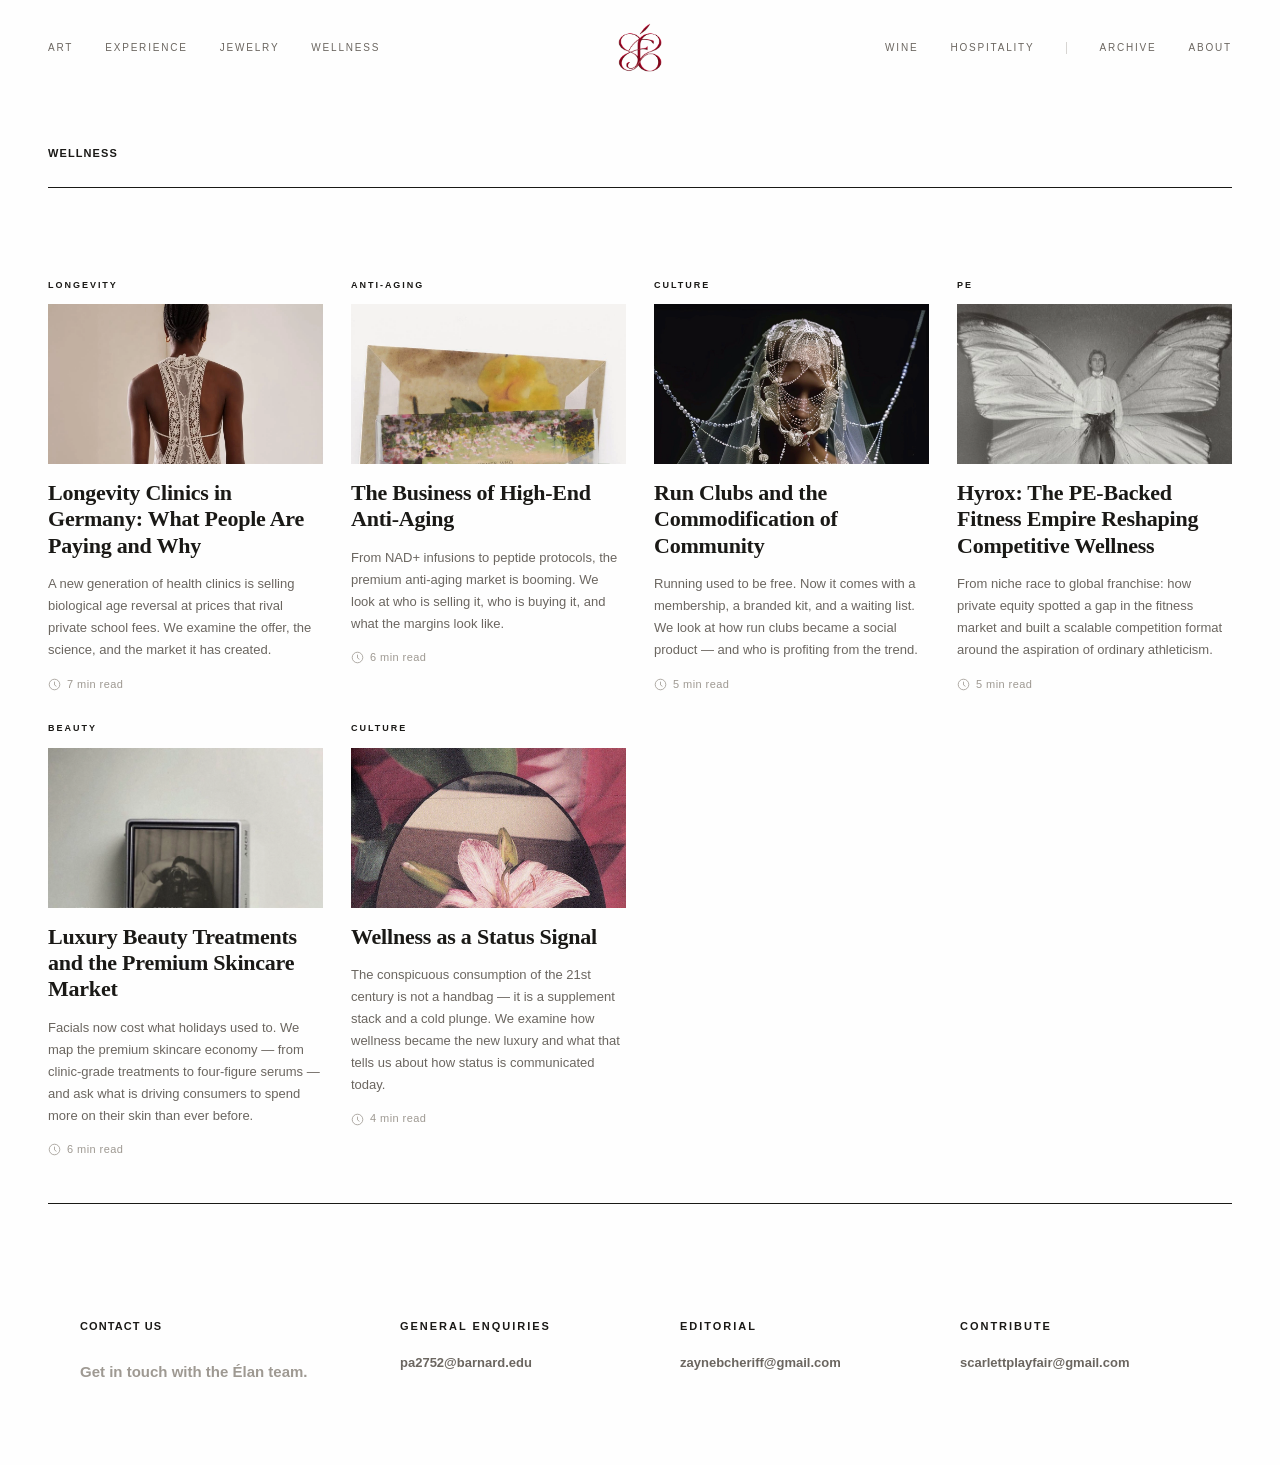
<file: wellness.html>
<!DOCTYPE html>
<html lang="en">
<head>
  <meta charset="UTF-8" />
  <meta name="viewport" content="width=device-width, initial-scale=1.0" />
  <title>Wellness — Élan</title>
  <link rel="icon" type="image/png" href="logo.png" />
  <link rel="stylesheet" href="style.css" />
  <link rel="stylesheet" href="about.css" />
</head>
<body>

  <nav class="nav">
    <div class="nav-left">
      <a href="art.html">Art</a>
      <a href="experience.html">Experience</a>
      <a href="jewelry.html">Jewelry</a>
      <a href="wellness.html">Wellness</a>
    </div>
    <div class="nav-logo">
      <a href="index.html"><img src="logo.png" alt="Élan" class="nav-logo-img" /></a>
    </div>
    <div class="nav-right">
      <a href="wine.html">Wine</a>
      <a href="hospitality.html">Hospitality</a>
      <span class="nav-divider"></span>
      <a href="archive.html">Archive</a>
      <a href="about.html">About</a>
    </div>
  </nav>

  <main>

    <section class="section section-editorials">
      <div class="section-label">Wellness</div>
      <div class="section-divider"></div>

      <div class="editorials-list">

        <article class="editorial-card">
          <div class="editorial-top">
            <span class="editorial-category">Longevity</span>
          </div>
          <div class="editorial-body">
            <img class="editorial-img" src="img-4.webp" alt="Wellness" />
            <div class="editorial-text">
              <h2 class="editorial-title">Longevity Clinics in Germany: What People Are Paying and Why</h2>
              <p class="editorial-desc">A new generation of health clinics is selling biological age reversal at prices that rival private school fees. We examine the offer, the science, and the market it has created.</p>
              <p class="editorial-read"><svg class="read-icon" viewBox="0 0 16 16" fill="none" xmlns="http://www.w3.org/2000/svg"><circle cx="8" cy="8" r="6.5" stroke="currentColor" stroke-width="1"/><path d="M8 5v3.5l2 1.5" stroke="currentColor" stroke-width="1" stroke-linecap="round"/></svg> 7 min read</p>
            </div>
          </div>
        </article>

        <article class="editorial-card">
          <div class="editorial-top">
            <span class="editorial-category">Anti-Aging</span>
          </div>
          <div class="editorial-body">
            <img class="editorial-img" src="img-2.webp" alt="Wellness" />
            <div class="editorial-text">
              <h2 class="editorial-title">The Business of High-End Anti-Aging</h2>
              <p class="editorial-desc">From NAD+ infusions to peptide protocols, the premium anti-aging market is booming. We look at who is selling it, who is buying it, and what the margins look like.</p>
              <p class="editorial-read"><svg class="read-icon" viewBox="0 0 16 16" fill="none" xmlns="http://www.w3.org/2000/svg"><circle cx="8" cy="8" r="6.5" stroke="currentColor" stroke-width="1"/><path d="M8 5v3.5l2 1.5" stroke="currentColor" stroke-width="1" stroke-linecap="round"/></svg> 6 min read</p>
            </div>
          </div>
        </article>

        <article class="editorial-card">
          <div class="editorial-top">
            <span class="editorial-category">Culture</span>
          </div>
          <div class="editorial-body">
            <img class="editorial-img" src="img-7.webp" alt="Wellness" />
            <div class="editorial-text">
              <h2 class="editorial-title">Run Clubs and the Commodification of Community</h2>
              <p class="editorial-desc">Running used to be free. Now it comes with a membership, a branded kit, and a waiting list. We look at how run clubs became a social product — and who is profiting from the trend.</p>
              <p class="editorial-read"><svg class="read-icon" viewBox="0 0 16 16" fill="none" xmlns="http://www.w3.org/2000/svg"><circle cx="8" cy="8" r="6.5" stroke="currentColor" stroke-width="1"/><path d="M8 5v3.5l2 1.5" stroke="currentColor" stroke-width="1" stroke-linecap="round"/></svg> 5 min read</p>
            </div>
          </div>
        </article>

        <article class="editorial-card">
          <div class="editorial-top">
            <span class="editorial-category">PE</span>
          </div>
          <div class="editorial-body">
            <img class="editorial-img" src="img-5.webp" alt="Wellness" />
            <div class="editorial-text">
              <h2 class="editorial-title">Hyrox: The PE-Backed Fitness Empire Reshaping Competitive Wellness</h2>
              <p class="editorial-desc">From niche race to global franchise: how private equity spotted a gap in the fitness market and built a scalable competition format around the aspiration of ordinary athleticism.</p>
              <p class="editorial-read"><svg class="read-icon" viewBox="0 0 16 16" fill="none" xmlns="http://www.w3.org/2000/svg"><circle cx="8" cy="8" r="6.5" stroke="currentColor" stroke-width="1"/><path d="M8 5v3.5l2 1.5" stroke="currentColor" stroke-width="1" stroke-linecap="round"/></svg> 5 min read</p>
            </div>
          </div>
        </article>

        <article class="editorial-card">
          <div class="editorial-top">
            <span class="editorial-category">Beauty</span>
          </div>
          <div class="editorial-body">
            <img class="editorial-img" src="img-3.webp" alt="Wellness" />
            <div class="editorial-text">
              <h2 class="editorial-title">Luxury Beauty Treatments and the Premium Skincare Market</h2>
              <p class="editorial-desc">Facials now cost what holidays used to. We map the premium skincare economy — from clinic-grade treatments to four-figure serums — and ask what is driving consumers to spend more on their skin than ever before.</p>
              <p class="editorial-read"><svg class="read-icon" viewBox="0 0 16 16" fill="none" xmlns="http://www.w3.org/2000/svg"><circle cx="8" cy="8" r="6.5" stroke="currentColor" stroke-width="1"/><path d="M8 5v3.5l2 1.5" stroke="currentColor" stroke-width="1" stroke-linecap="round"/></svg> 6 min read</p>
            </div>
          </div>
        </article>

        <article class="editorial-card">
          <div class="editorial-top">
            <span class="editorial-category">Culture</span>
          </div>
          <div class="editorial-body">
            <img class="editorial-img" src="img-1.webp" alt="Wellness" />
            <div class="editorial-text">
              <h2 class="editorial-title">Wellness as a Status Signal</h2>
              <p class="editorial-desc">The conspicuous consumption of the 21st century is not a handbag — it is a supplement stack and a cold plunge. We examine how wellness became the new luxury and what that tells us about how status is communicated today.</p>
              <p class="editorial-read"><svg class="read-icon" viewBox="0 0 16 16" fill="none" xmlns="http://www.w3.org/2000/svg"><circle cx="8" cy="8" r="6.5" stroke="currentColor" stroke-width="1"/><path d="M8 5v3.5l2 1.5" stroke="currentColor" stroke-width="1" stroke-linecap="round"/></svg> 4 min read</p>
            </div>
          </div>
        </article>

      </div>
    </section>

    <section class="about-contact">
      <div class="section-divider"></div>
      <div class="about-contact-inner">
        <div class="about-contact-left">
          <p class="section-label">Contact Us</p>
          <p class="about-contact-sub">Get in touch with the Élan team.</p>
        </div>
        <div class="about-contact-right">
          <div class="about-contact-item">
            <p class="about-contact-label">General Enquiries</p>
            <a href="mailto:pa2752@barnard.edu" class="about-contact-link">pa2752@barnard.edu</a>
          </div>
          <div class="about-contact-item">
            <p class="about-contact-label">Editorial</p>
            <a href="mailto:zaynebcheriff@gmail.com" class="about-contact-link">zaynebcheriff@gmail.com</a>
          </div>
          <div class="about-contact-item">
            <p class="about-contact-label">Contribute</p>
            <a href="mailto:scarlettplayfair@gmail.com" class="about-contact-link">scarlettplayfair@gmail.com</a>
          </div>
        </div>
      </div>
    </section>

  </main>

</body>
</html>
</file>
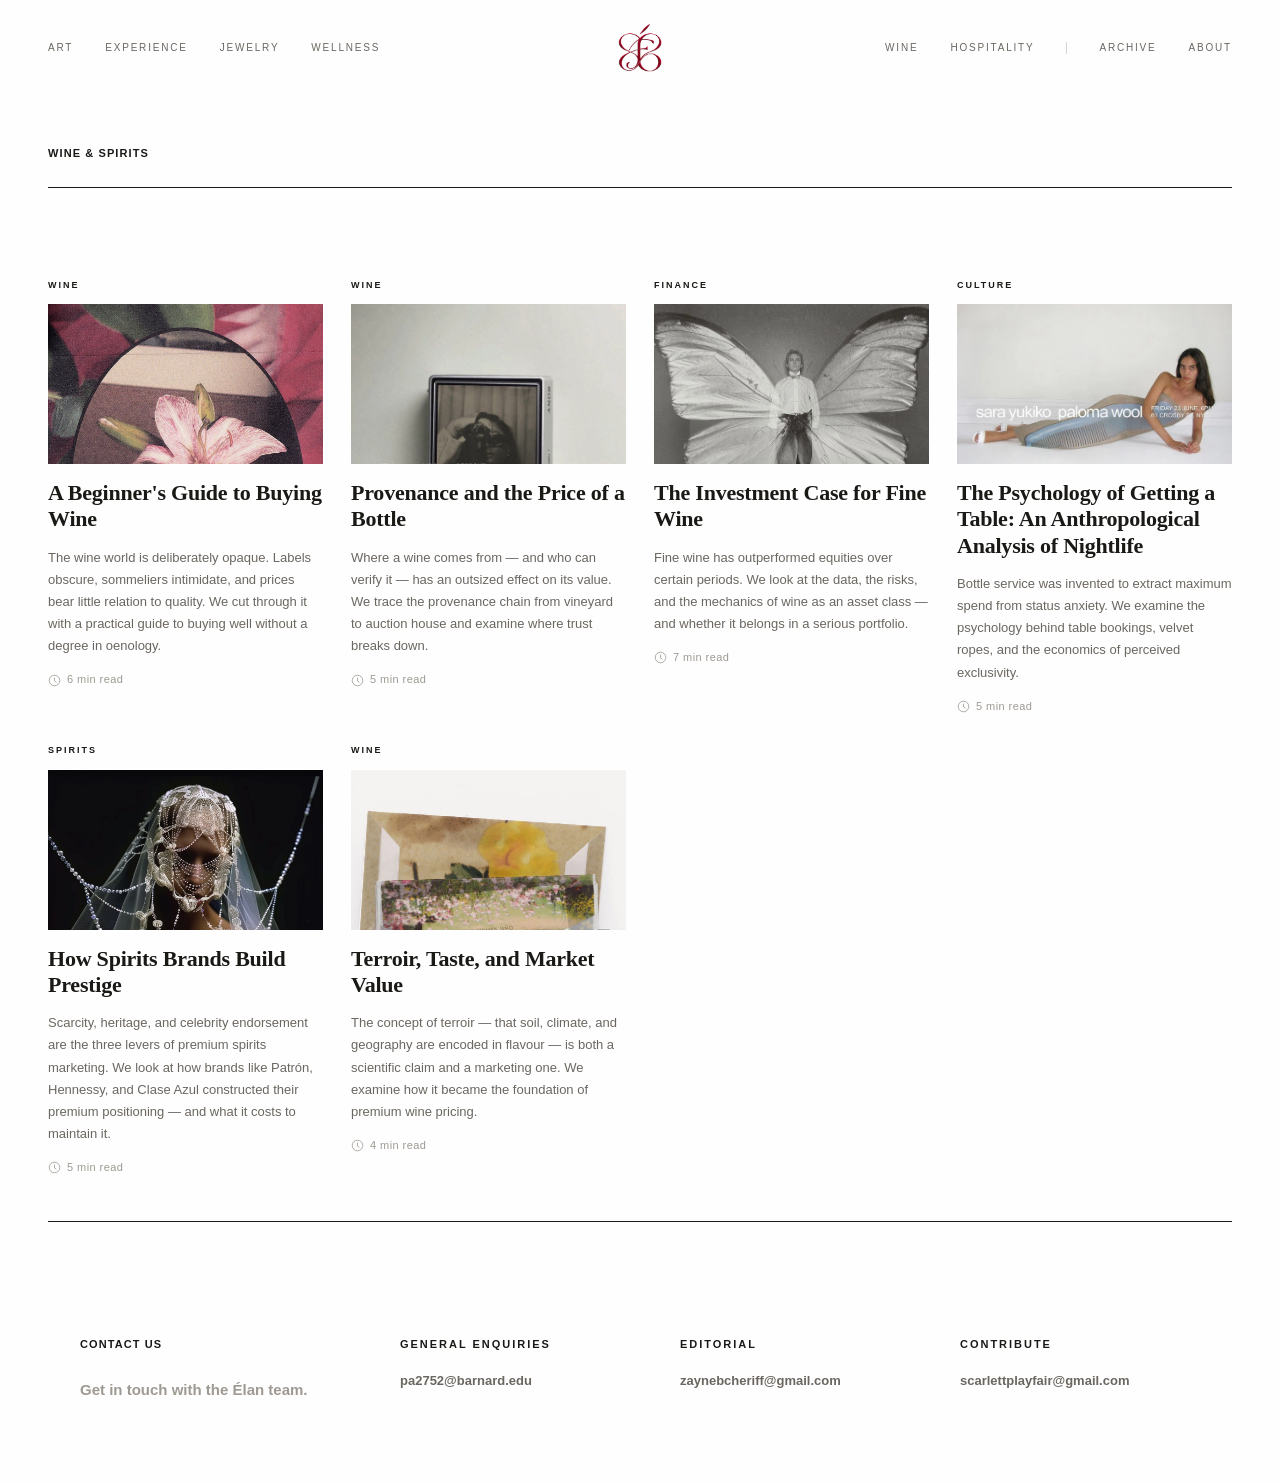
<file: wine.html>
<!DOCTYPE html>
<html lang="en">
<head>
  <meta charset="UTF-8" />
  <meta name="viewport" content="width=device-width, initial-scale=1.0" />
  <title>Wine &amp; Spirits — Élan</title>
  <link rel="icon" type="image/png" href="logo.png" />
  <link rel="stylesheet" href="style.css" />
  <link rel="stylesheet" href="about.css" />
</head>
<body>

  <nav class="nav">
    <div class="nav-left">
      <a href="art.html">Art</a>
      <a href="experience.html">Experience</a>
      <a href="jewelry.html">Jewelry</a>
      <a href="wellness.html">Wellness</a>
    </div>
    <div class="nav-logo">
      <a href="index.html"><img src="logo.png" alt="Élan" class="nav-logo-img" /></a>
    </div>
    <div class="nav-right">
      <a href="wine.html">Wine</a>
      <a href="hospitality.html">Hospitality</a>
      <span class="nav-divider"></span>
      <a href="archive.html">Archive</a>
      <a href="about.html">About</a>
    </div>
  </nav>

  <main>

    <section class="section section-editorials">
      <div class="section-label">Wine &amp; Spirits</div>
      <div class="section-divider"></div>

      <div class="editorials-list">

        <article class="editorial-card">
          <div class="editorial-top">
            <span class="editorial-category">Wine</span>
          </div>
          <div class="editorial-body">
            <img class="editorial-img" src="img-1.webp" alt="Wine" />
            <div class="editorial-text">
              <h2 class="editorial-title">A Beginner's Guide to Buying Wine</h2>
              <p class="editorial-desc">The wine world is deliberately opaque. Labels obscure, sommeliers intimidate, and prices bear little relation to quality. We cut through it with a practical guide to buying well without a degree in oenology.</p>
              <p class="editorial-read"><svg class="read-icon" viewBox="0 0 16 16" fill="none" xmlns="http://www.w3.org/2000/svg"><circle cx="8" cy="8" r="6.5" stroke="currentColor" stroke-width="1"/><path d="M8 5v3.5l2 1.5" stroke="currentColor" stroke-width="1" stroke-linecap="round"/></svg> 6 min read</p>
            </div>
          </div>
        </article>

        <article class="editorial-card">
          <div class="editorial-top">
            <span class="editorial-category">Wine</span>
          </div>
          <div class="editorial-body">
            <img class="editorial-img" src="img-3.webp" alt="Wine" />
            <div class="editorial-text">
              <h2 class="editorial-title">Provenance and the Price of a Bottle</h2>
              <p class="editorial-desc">Where a wine comes from — and who can verify it — has an outsized effect on its value. We trace the provenance chain from vineyard to auction house and examine where trust breaks down.</p>
              <p class="editorial-read"><svg class="read-icon" viewBox="0 0 16 16" fill="none" xmlns="http://www.w3.org/2000/svg"><circle cx="8" cy="8" r="6.5" stroke="currentColor" stroke-width="1"/><path d="M8 5v3.5l2 1.5" stroke="currentColor" stroke-width="1" stroke-linecap="round"/></svg> 5 min read</p>
            </div>
          </div>
        </article>

        <article class="editorial-card">
          <div class="editorial-top">
            <span class="editorial-category">Finance</span>
          </div>
          <div class="editorial-body">
            <img class="editorial-img" src="img-5.webp" alt="Wine" />
            <div class="editorial-text">
              <h2 class="editorial-title">The Investment Case for Fine Wine</h2>
              <p class="editorial-desc">Fine wine has outperformed equities over certain periods. We look at the data, the risks, and the mechanics of wine as an asset class — and whether it belongs in a serious portfolio.</p>
              <p class="editorial-read"><svg class="read-icon" viewBox="0 0 16 16" fill="none" xmlns="http://www.w3.org/2000/svg"><circle cx="8" cy="8" r="6.5" stroke="currentColor" stroke-width="1"/><path d="M8 5v3.5l2 1.5" stroke="currentColor" stroke-width="1" stroke-linecap="round"/></svg> 7 min read</p>
            </div>
          </div>
        </article>

        <article class="editorial-card">
          <div class="editorial-top">
            <span class="editorial-category">Culture</span>
          </div>
          <div class="editorial-body">
            <img class="editorial-img" src="img-6.webp" alt="Wine" />
            <div class="editorial-text">
              <h2 class="editorial-title">The Psychology of Getting a Table: An Anthropological Analysis of Nightlife</h2>
              <p class="editorial-desc">Bottle service was invented to extract maximum spend from status anxiety. We examine the psychology behind table bookings, velvet ropes, and the economics of perceived exclusivity.</p>
              <p class="editorial-read"><svg class="read-icon" viewBox="0 0 16 16" fill="none" xmlns="http://www.w3.org/2000/svg"><circle cx="8" cy="8" r="6.5" stroke="currentColor" stroke-width="1"/><path d="M8 5v3.5l2 1.5" stroke="currentColor" stroke-width="1" stroke-linecap="round"/></svg> 5 min read</p>
            </div>
          </div>
        </article>

        <article class="editorial-card">
          <div class="editorial-top">
            <span class="editorial-category">Spirits</span>
          </div>
          <div class="editorial-body">
            <img class="editorial-img" src="img-7.webp" alt="Spirits" />
            <div class="editorial-text">
              <h2 class="editorial-title">How Spirits Brands Build Prestige</h2>
              <p class="editorial-desc">Scarcity, heritage, and celebrity endorsement are the three levers of premium spirits marketing. We look at how brands like Patrón, Hennessy, and Clase Azul constructed their premium positioning — and what it costs to maintain it.</p>
              <p class="editorial-read"><svg class="read-icon" viewBox="0 0 16 16" fill="none" xmlns="http://www.w3.org/2000/svg"><circle cx="8" cy="8" r="6.5" stroke="currentColor" stroke-width="1"/><path d="M8 5v3.5l2 1.5" stroke="currentColor" stroke-width="1" stroke-linecap="round"/></svg> 5 min read</p>
            </div>
          </div>
        </article>

        <article class="editorial-card">
          <div class="editorial-top">
            <span class="editorial-category">Wine</span>
          </div>
          <div class="editorial-body">
            <img class="editorial-img" src="img-2.webp" alt="Wine" />
            <div class="editorial-text">
              <h2 class="editorial-title">Terroir, Taste, and Market Value</h2>
              <p class="editorial-desc">The concept of terroir — that soil, climate, and geography are encoded in flavour — is both a scientific claim and a marketing one. We examine how it became the foundation of premium wine pricing.</p>
              <p class="editorial-read"><svg class="read-icon" viewBox="0 0 16 16" fill="none" xmlns="http://www.w3.org/2000/svg"><circle cx="8" cy="8" r="6.5" stroke="currentColor" stroke-width="1"/><path d="M8 5v3.5l2 1.5" stroke="currentColor" stroke-width="1" stroke-linecap="round"/></svg> 4 min read</p>
            </div>
          </div>
        </article>

      </div>
    </section>

    <section class="about-contact">
      <div class="section-divider"></div>
      <div class="about-contact-inner">
        <div class="about-contact-left">
          <p class="section-label">Contact Us</p>
          <p class="about-contact-sub">Get in touch with the Élan team.</p>
        </div>
        <div class="about-contact-right">
          <div class="about-contact-item">
            <p class="about-contact-label">General Enquiries</p>
            <a href="mailto:pa2752@barnard.edu" class="about-contact-link">pa2752@barnard.edu</a>
          </div>
          <div class="about-contact-item">
            <p class="about-contact-label">Editorial</p>
            <a href="mailto:zaynebcheriff@gmail.com" class="about-contact-link">zaynebcheriff@gmail.com</a>
          </div>
          <div class="about-contact-item">
            <p class="about-contact-label">Contribute</p>
            <a href="mailto:scarlettplayfair@gmail.com" class="about-contact-link">scarlettplayfair@gmail.com</a>
          </div>
        </div>
      </div>
    </section>

  </main>

</body>
</html>
</file>
<file: style.css>
/* ── RESET & BASE ── */
*, *::before, *::after { box-sizing: border-box; margin: 0; padding: 0; }

:root {
  --bg: #fefefe;
  --ink: #1a1916;
  --ink-light: #6b6660;
  --ink-faint: #9e9992;
  --rule: #1a1916;
  --sans: 'Helvetica Neue', Helvetica, Arial, sans-serif;
  --serif: 'Times New Roman', Times, serif;
  --mono: 'Courier New', Courier, monospace;
}

html { scroll-behavior: smooth; }

body {
  background: var(--bg);
  color: var(--ink);
  font-family: var(--sans);
  font-size: 13px;
  font-weight: 400;
  line-height: 1.6;
  -webkit-font-smoothing: antialiased;
}

a { color: inherit; text-decoration: none; }

/* ── TICKER BAR ── */
.ticker-bar {
  display: flex;
  justify-content: center;
  gap: 48px;
  padding: 8px 48px;
}

.ticker-item {
  display: flex;
  align-items: center;
  gap: 10px;
  padding: 8px 0;
}

.ti-name {
  font-family: var(--sans);
  font-size: 9px;
  font-weight: 600;
  letter-spacing: 0.16em;
  text-transform: uppercase;
  color: var(--ink);
  white-space: nowrap;
  flex-shrink: 0;
}

.ti-spark {
  width: 80px;
  height: 24px;
  flex-shrink: 0;
  color: var(--ink);
}

.ti-price {
  font-family: var(--sans);
  font-size: 11px;
  font-weight: 400;
  color: var(--ink);
  white-space: nowrap;
  flex-shrink: 0;
}

.ti-change {
  font-family: var(--sans);
  font-size: 9px;
  font-weight: 600;
  letter-spacing: 0.06em;
  white-space: nowrap;
  flex-shrink: 0;
}

.ti-change.up   { color: #2a7a4b; }
.ti-change.down { color: #b03a2e; }

/* ── NAV ── */
.nav {
  display: flex;
  align-items: center;
  justify-content: space-between;
  padding: 22px 48px;
  position: sticky;
  top: 0;
  background: var(--bg);
  z-index: 100;
  border-bottom: 1px solid transparent;
}

.nav-left, .nav-right {
  display: flex;
  gap: 32px;
  flex: 1;
}

.nav-right {
  justify-content: flex-end;
}

.nav-left a, .nav-right a {
  font-size: 10px;
  letter-spacing: 0.18em;
  text-transform: uppercase;
  color: var(--ink-light);
  transition: color 0.2s;
}

.nav-right .nav-divider {
  width: 1px;
  height: 12px;
  background: var(--ink-faint);
  opacity: 0.4;
  align-self: center;
  flex-shrink: 0;
}

.nav-left a:hover, .nav-right a:hover { color: var(--ink); }

.nav-logo {
  display: flex;
  align-items: center;
  justify-content: center;
}

.nav-logo-img {
  height: 52px;
  width: auto;
  display: block;
}

/* ── PAGE HEADER ── */
.page-header {
  text-align: center;
  padding: 36px 48px 28px;
}

.page-title {
  display: flex;
  align-items: center;
  justify-content: center;
  gap: 18px;
  font-size: 0;
}

.title-sans {
  font-family: var(--sans);
  font-size: 12px;
  font-weight: 400;
  letter-spacing: 0.38em;
  text-transform: uppercase;
  color: var(--ink);
}

.title-italic {
  font-family: var(--serif);
  font-size: 26px;
  font-weight: 700;
  font-style: italic;
  letter-spacing: 0.02em;
  text-transform: none;
}

.title-rule {
  display: inline-block;
  width: 56px;
  height: 1px;
  background: var(--ink);
  vertical-align: middle;
  flex-shrink: 0;
}

/* ── SECTIONS ── */
.section {
  padding: 0 48px 90px;
}

.section:first-of-type {
  padding-top: 48px;
}


.section-label {
  font-size: 11px;
  font-weight: 600;
  letter-spacing: 0.1em;
  text-transform: uppercase;
  color: var(--ink);
  margin-bottom: 24px;
}

.section-divider {
  width: 100%;
  height: 1px;
  background: var(--rule);
  margin-top: 12px;
  margin-bottom: 90px;
}

.section-markets .section-divider { margin-bottom: 48px; }

/* ── SCROLL ROW ── */
.scroll-row-wrap {
  position: relative;
}

.scroll-row {
  display: flex;
  gap: 20px;
  overflow-x: auto;
  overflow-y: visible;
  scrollbar-width: none;
  -ms-overflow-style: none;
  padding-bottom: 4px;
}

.scroll-row::-webkit-scrollbar { display: none; }

.scroll-fade-right {
  position: absolute;
  top: 0; right: 0;
  width: 80px;
  height: calc(100% - 4px);
  background: linear-gradient(to right, transparent, var(--bg));
  pointer-events: none;
}

/* ── CREATOR CARDS ── */
.creators-row {
  align-items: flex-start;
}

.creator-card {
  flex: 0 0 auto;
  width: 175px;
  cursor: pointer;
}

.creator-img {
  width: 175px;
  height: 175px;
  object-fit: cover;
  object-position: center top;
  display: block;
  margin-bottom: 10px;
}

.creator-meta { padding-top: 2px; }

.creator-name {
  font-size: 9px;
  font-weight: 600;
  letter-spacing: 0.12em;
  text-transform: uppercase;
  color: var(--ink);
  line-height: 1.5;
  margin-bottom: 3px;
}

.creator-date {
  font-family: var(--sans);
  font-size: 9px;
  font-weight: 400;
  letter-spacing: 0.04em;
  color: var(--ink-faint);
}

/* ── LOOKBOOKS SECTION ── */
.section-lookbooks {
  padding-left: 0;
  padding-right: 0;
  padding-bottom: 60px;
}

.lookbooks-inner {
  display: flex;
  align-items: center;
  gap: 0;
}

.lookbooks-text {
  flex: 0 0 300px;
  padding: 0 60px;
  text-align: center;
}

.lookbooks-label {
  font-size: 11px;
  font-weight: 600;
  letter-spacing: 0.1em;
  text-transform: uppercase;
  color: var(--ink);
  margin-bottom: 10px;
}

.lookbooks-title {
  font-family: var(--sans);
  font-size: 26px;
  font-weight: 700;
  letter-spacing: 0.04em;
  text-transform: uppercase;
  color: var(--ink);
  line-height: 1;
}

.lookbooks-sub {
  font-size: 10px;
  letter-spacing: 0.08em;
  color: var(--ink-faint);
}

.lookbooks-scroll-wrap {
  flex: 1;
  position: relative;
  overflow: hidden;
  min-height: 360px;
}

.lookbooks-row {
  gap: 14px;
  padding-left: 10px;
  padding-right: 80px;
  align-items: flex-start;
}

.lookbook-card {
  flex: 0 0 auto;
  width: 220px;
  cursor: pointer;
}

.lookbook-img {
  width: 220px;
  height: 340px;
  object-fit: cover;
  object-position: center top;
  display: block;
  margin-bottom: 12px;
}

.lookbook-caption {
  font-size: 9px;
  font-weight: 600;
  letter-spacing: 0.22em;
  text-transform: uppercase;
  color: var(--ink);
  text-align: center;
}

/* Arrow button */
.scroll-arrow {
  position: absolute;
  left: -2px;
  top: 50%;
  transform: translateY(-50%);
  background: none;
  border: none;
  cursor: pointer;
  font-size: 18px;
  color: var(--ink-light);
  z-index: 10;
  padding: 8px 12px;
  transition: color 0.2s;
  line-height: 1;
}

.scroll-arrow:hover { color: var(--ink); }

/* ── MARKETS ── */
.section-markets { padding-bottom: 32px; }
.section-editorials { padding-bottom: 32px; }
.markets-grid {
  display: grid;
  grid-template-columns: repeat(4, 1fr);
  gap: 0;
}

.market-card {
  padding: 0 24px 0 0;
  display: flex;
  flex-direction: column;
  gap: 12px;
  min-height: 160px;
}

.market-top {
  display: flex;
  flex-direction: column;
  gap: 4px;
}

.market-ticker {
  font-family: var(--sans);
  font-size: 10px;
  font-weight: 700;
  letter-spacing: 0.2em;
  text-transform: uppercase;
  color: var(--ink);
}

.market-name {
  font-family: var(--sans);
  font-size: 10px;
  font-weight: 400;
  letter-spacing: 0.04em;
  color: var(--ink-faint);
}

.market-mid {
  display: flex;
  align-items: baseline;
  gap: 10px;
}

.market-price {
  font-family: var(--sans);
  font-size: 22px;
  font-weight: 300;
  letter-spacing: -0.02em;
  color: var(--ink);
}

.market-change {
  font-family: var(--sans);
  font-size: 10px;
  font-weight: 600;
  letter-spacing: 0.06em;
  color: var(--ink-faint);
}

.market-change.up   { color: #2a7a4b; }
.market-change.down { color: #b03a2e; }

.market-spark {
  width: 100%;
  height: 60px;
  display: block;
  color: var(--ink);
  margin-top: auto;
}

.market-error {
  font-family: var(--sans);
  font-size: 10px;
  color: var(--ink-faint);
  letter-spacing: 0.06em;
}

/* ── IN FOCUS ── */
.section-infocus { padding-bottom: 0; }
.section-infocus .section-divider { margin-bottom: 32px; }

.infocus-list {
  display: flex;
  flex-direction: column;
}

.infocus-card {
  display: flex;
  align-items: center;
  gap: 36px;
  padding: 28px 0;
  border-bottom: 1px solid var(--rule);
  cursor: pointer;
}

.infocus-card:last-child { border-bottom: none; }

.view-more {
  display: flex;
  align-items: center;
  justify-content: flex-end;
  gap: 8px;
  margin-top: 28px;
  font-family: var(--sans);
  font-size: 11px;
  font-weight: 500;
  letter-spacing: 0.16em;
  text-transform: uppercase;
  color: var(--ink);
  text-decoration: none;
  transition: gap 0.25s;
}

.view-more:hover { gap: 14px; }

.view-more svg {
  width: 16px;
  height: 16px;
}
.infocus-card:first-child { padding-top: 0; }

.infocus-img {
  width: 200px;
  height: 140px;
  object-fit: cover;
  object-position: center top;
  flex-shrink: 0;
}

.infocus-text { flex: 1; }

.infocus-category {
  font-family: var(--sans);
  font-size: 9px;
  font-weight: 700;
  letter-spacing: 0.22em;
  text-transform: uppercase;
  color: var(--ink);
  margin-bottom: 10px;
}

.infocus-title {
  font-family: var(--serif);
  font-size: 24px;
  font-weight: 700;
  line-height: 1.2;
  color: var(--ink);
  margin-bottom: 12px;
  letter-spacing: -0.01em;
}

.infocus-meta {
  font-family: var(--sans);
  font-size: 11px;
  font-weight: 300;
  color: var(--ink-faint);
  letter-spacing: 0.02em;
}

/* ── HERO GRID ── */
.hero-grid {
  display: grid;
  grid-template-columns: 1fr 2fr 1fr;
  gap: 0 24px;
  align-items: stretch;
}

.hero-side {
  display: flex;
  flex-direction: column;
}

.side-card {
  display: flex;
  align-items: flex-start;
  justify-content: space-between;
  gap: 16px;
  padding: 24px 24px;
  border-bottom: 1px solid var(--rule);
  cursor: pointer;
  flex: 1;
}

.side-card:last-child {
  border-bottom: none;
}

.side-card-text {
  flex: 1;
}

.side-card-category {
  font-family: var(--sans);
  font-size: 9px;
  font-weight: 600;
  letter-spacing: 0.2em;
  text-transform: uppercase;
  color: var(--ink);
  margin-bottom: 10px;
}

.side-card-title {
  font-family: var(--serif);
  font-size: 17px;
  font-weight: 700;
  line-height: 1.25;
  color: var(--ink);
  margin-bottom: 14px;
  letter-spacing: -0.01em;
}

.side-card-byline {
  font-family: var(--sans);
  font-size: 9px;
  font-weight: 500;
  letter-spacing: 0.16em;
  text-transform: uppercase;
  color: var(--ink-faint);
}

.side-card-img {
  width: 80px;
  height: 80px;
  object-fit: cover;
  object-position: center top;
  flex-shrink: 0;
}

/* FEATURED CENTER */
.hero-featured {
  display: flex;
  flex-direction: column;
  cursor: pointer;
}

.hero-featured-img {
  width: 100%;
  flex: 1;
  object-fit: cover;
  object-position: center top;
  display: block;
  min-height: 400px;
  max-height: 520px;
}

.hero-featured-text {
  padding: 20px 24px 24px;
  border-top: 1px solid var(--rule);
}

.hero-featured-title {
  font-family: var(--serif);
  font-size: 26px;
  font-weight: 700;
  line-height: 1.2;
  color: var(--ink);
  margin-bottom: 12px;
  letter-spacing: -0.01em;
}

/* ── EDITORIALS ── */

.editorials-list {
  display: grid;
  grid-template-columns: repeat(4, 1fr);
  gap: 28px;
}

.editorial-card {
  cursor: pointer;
}

.editorial-category {
  font-family: var(--sans);
  font-size: 9px;
  font-weight: 600;
  letter-spacing: 0.22em;
  text-transform: uppercase;
  color: var(--ink);
  display: block;
  margin-bottom: 12px;
}

.editorial-body {
  display: flex;
  flex-direction: column;
  gap: 16px;
}

.editorial-text {
  flex: 1;
}

.editorial-title {
  font-family: var(--serif);
  font-size: 22px;
  font-weight: 700;
  font-style: normal;
  line-height: 1.2;
  color: var(--ink);
  margin-bottom: 14px;
  letter-spacing: -0.01em;
}

.editorial-desc {
  font-family: var(--sans);
  font-size: 13px;
  font-weight: 300;
  color: var(--ink-light);
  line-height: 1.7;
  margin-bottom: 14px;
  max-width: 480px;
}

.editorial-read {
  font-family: var(--sans);
  font-size: 11px;
  font-weight: 400;
  color: var(--ink-faint);
  letter-spacing: 0.04em;
  display: flex;
  align-items: center;
  gap: 6px;
}

.read-icon {
  width: 13px;
  height: 13px;
  color: var(--ink-faint);
  flex-shrink: 0;
}

.editorial-img {
  width: 100%;
  height: 160px;
  object-fit: cover;
  object-position: center top;
  display: block;
}

/* ── INTERVIEWS ── */
.section-interviews { padding-top: 48px; padding-bottom: 60px; }

.interviews-grid {
  display: grid;
  grid-template-columns: repeat(3, 1fr);
  gap: 40px;
}

.interview-title {
  font-size: 9.5px;
  font-weight: 600;
  letter-spacing: 0.15em;
  text-transform: uppercase;
  color: var(--ink);
  margin-bottom: 12px;
  line-height: 1.6;
}

.interview-body {
  font-family: var(--sans);
  font-size: 13px;
  font-weight: 300;
  color: var(--ink-light);
  line-height: 1.75;
  margin-bottom: 14px;
}

.interview-body em { font-style: italic; }

.read-more {
  font-size: 9px;
  font-weight: 500;
  letter-spacing: 0.18em;
  color: var(--ink);
  text-transform: capitalize;
  transition: letter-spacing 0.25s;
}

.read-more:hover { letter-spacing: 0.28em; }

/* ── PLACEHOLDER IMAGES ── */
.placeholder-img {
  background-color: #ccc;
  display: block;
}

.img-portrait  { background-color: #b8bab5; }
.img-dark      { background-color: #2e2e2e; }
.img-warm      { background-color: #8b4a3c; }
.img-light     { background-color: #ddd8ce; }
.img-mid       { background-color: #9fa89e; }
.img-nature    { background-color: #c4bca8; }

/* ── RESPONSIVE ── */
@media (max-width: 768px) {
  .nav { padding: 18px 24px; }
  .section { padding-left: 24px; padding-right: 24px; }
  .interviews-grid { grid-template-columns: 1fr; gap: 36px; }
  .lookbooks-inner { flex-direction: column; align-items: flex-start; }
  .lookbooks-text { padding: 0 24px 24px; text-align: left; flex: none; }
}
</file>
<file: about.css>
/* ── ABOUT PAGE ── */

.about-main {
  padding: 60px 0 0;
}

.about-title-wrap {
  padding: 0 80px 60px;
}

.about-title {
  font-family: var(--sans);
  font-size: 42px;
  font-weight: 900;
  letter-spacing: 0.02em;
  text-transform: uppercase;
  color: var(--ink);
}

/* THREE COLUMNS */
.about-columns {
  display: grid;
  grid-template-columns: repeat(3, 1fr);
  gap: 48px;
  padding: 0 80px 80px;
}

.about-num {
  font-family: var(--sans);
  font-size: 11px;
  font-weight: 700;
  letter-spacing: 0.08em;
  color: var(--ink-faint);
  margin-bottom: 48px;
}

.about-num-title {
  font-family: var(--sans);
  font-size: 11px;
  font-weight: 600;
  letter-spacing: 0.18em;
  text-transform: uppercase;
  color: var(--ink-faint);
}

.about-body {
  font-family: var(--sans);
  font-size: 11px;
  font-weight: 700;
  color: var(--ink-light);
  line-height: 1.85;
}

/* IMAGE PAIR */
.about-images {
  display: grid;
  grid-template-columns: 1fr 1fr;
  gap: 0;
  height: 360px;
}

.about-img-wrap {
  overflow: hidden;
}

.about-img-wrap img {
  width: 100%;
  height: 100%;
  object-fit: cover;
  object-position: center;
  display: block;
}

/* ETHOS */
.about-ethos {
  display: grid;
  grid-template-columns: repeat(2, 1fr);
  gap: 48px;
  padding: 80px 80px 100px;
}

.about-ethos-label {
  font-family: var(--sans);
  font-size: 11px;
  font-weight: 700;
  letter-spacing: 0.08em;
  color: var(--ink-faint);
  margin-bottom: 48px;
}

.about-ethos-body {
  font-family: var(--sans);
  font-size: 11px;
  font-weight: 700;
  color: var(--ink-light);
  line-height: 1.85;
}

/* CONTACT */
.about-contact {
  padding: 0 48px 80px;
}

.about-contact-inner {
  display: flex;
  justify-content: space-between;
  align-items: flex-start;
  padding: 24px 32px 0;
  gap: 80px;
}

.about-contact-left {
  flex: 0 0 240px;
}

.about-contact-sub {
  font-family: var(--sans);
  font-size: 15px;
  font-weight: 700;
  color: var(--ink-faint);
  margin-top: 16px;
  line-height: 1.7;
}

.about-contact-right {
  flex: 1;
  display: grid;
  grid-template-columns: repeat(3, 1fr);
  gap: 40px;
}

.about-contact-label {
  font-family: var(--sans);
  font-size: 11px;
  font-weight: 600;
  letter-spacing: 0.18em;
  text-transform: uppercase;
  color: var(--ink);
  margin-bottom: 18px;
}

.about-contact-link {
  font-family: var(--sans);
  font-size: 13px;
  font-weight: 700;
  color: var(--ink-light);
  text-decoration: none;
  transition: color 0.2s;
}

.about-contact-link:hover {
  color: var(--ink);
}
</file>
<file: archive.css>
/* ── ARCHIVE PAGE ── */

.archive-main {
  padding-bottom: 60px;
}

.archive-title-wrap {
  padding: 40px 120px 40px;
}

.archive-title {
  font-family: var(--sans);
  font-size: 42px;
  font-weight: 900;
  letter-spacing: 0.02em;
  text-transform: uppercase;
  color: var(--ink);
}

/* SEARCH */
.archive-search-wrap {
  margin: 0 60px 0;
  padding: 32px 0 0;
}

.archive-search {
  width: 100%;
  border: none;
  background: transparent;
  font-family: var(--sans);
  font-size: 13px;
  font-weight: 400;
  color: var(--ink);
  letter-spacing: 0.04em;
  padding: 10px 0 12px;
  outline: none;
}

.archive-search::placeholder {
  color: var(--ink-faint);
  letter-spacing: 0.06em;
}

/* LIST */
.archive-list {
  border-top: 1px solid var(--ink);
  margin: 48px 60px 0;
}

/* ROW */
.archive-row {
  border-bottom: 1px solid var(--ink);
  cursor: pointer;
  transition: background 0.6s ease;
}

.archive-row-main {
  display: grid;
  grid-template-columns: 220px 180px 1fr;
  align-items: center;
  padding: 20px 24px;
}

.archive-row.expanded {
  background: var(--ink);
}

.archive-row.expanded .archive-row-title,
.archive-row.expanded .archive-row-tags span {
  color: var(--bg);
}

/* ARTICLES DROPDOWN */
.archive-row-articles {
  max-height: 0;
  overflow: hidden;
  flex-direction: column;
  padding: 0 48px;
  gap: 0;
  transition: max-height 0.6s ease, padding 0.6s ease;
  display: flex;
}

.archive-row.expanded .archive-row-articles {
  max-height: 300px;
  padding: 0 24px 20px 24px;
}

.archive-article {
  font-family: var(--sans);
  font-size: 11px;
  font-weight: 400;
  letter-spacing: 0.08em;
  color: rgba(255,255,255,0.6);
  text-decoration: none;
  padding: 10px 0;
  border-top: 1px solid rgba(255,255,255,0.12);
  display: flex;
  justify-content: space-between;
  transition: color 0.15s;
}

.archive-article:hover {
  color: #fff;
}

.archive-article span {
  font-size: 10px;
  opacity: 0.4;
  letter-spacing: 0.12em;
}

/* TITLE */
.archive-row-title {
  font-family: var(--sans);
  font-size: 18px;
  font-weight: 500;
  color: var(--ink);
  letter-spacing: 0.01em;
}

.archive-row-dark .archive-row-title {
  color: #fefefe;
}

/* TAGS */
.archive-row-tags {
  display: flex;
  flex-direction: column;
  gap: 2px;
}

.archive-row-tags span {
  font-family: var(--sans);
  font-size: 8px;
  font-weight: 500;
  letter-spacing: 0.2em;
  text-transform: uppercase;
  color: var(--ink-faint);
  line-height: 1.6;
}

.archive-row-dark .archive-row-tags span {
  color: #6b6660;
}

/* THUMBNAILS */
.archive-row-images {
  display: flex;
  gap: 6px;
  justify-content: flex-end;
}

.archive-thumb {
  width: 72px;
  height: 72px;
  overflow: hidden;
  border-radius: 6px;
  flex-shrink: 0;
}

.archive-thumb img {
  width: 100%;
  height: 100%;
  object-fit: cover;
  object-position: center top;
  display: block;
}

/* BOTTOM BAR */
.archive-bar {
  position: fixed;
  bottom: 0;
  left: 0;
  right: 0;
  display: flex;
  align-items: center;
  justify-content: space-between;
  padding: 10px 48px;
  background: var(--bg);
  border-top: 1px solid var(--ink);
  z-index: 100;
}

.archive-bar-brand {
  font-family: var(--sans);
  font-size: 8px;
  font-weight: 500;
  letter-spacing: 0.22em;
  text-transform: uppercase;
  color: var(--ink-faint);
}

.archive-bar-views {
  display: flex;
  gap: 4px;
}

.archive-view-btn {
  font-family: var(--sans);
  font-size: 9px;
  font-weight: 500;
  letter-spacing: 0.16em;
  text-transform: uppercase;
  background: var(--bg);
  border: 1px solid var(--ink);
  padding: 6px 14px;
  cursor: pointer;
  color: var(--ink);
  border-radius: 2px;
  transition: all 0.2s;
}

.archive-view-btn.active,
.archive-view-btn:hover {
  background: var(--ink);
  color: var(--bg);
}

.archive-reset {
  font-family: var(--sans);
  font-size: 9px;
  font-weight: 600;
  letter-spacing: 0.2em;
  text-transform: uppercase;
  background: var(--ink);
  color: var(--bg);
  border: none;
  padding: 6px 16px;
  cursor: pointer;
  border-radius: 2px;
  transition: opacity 0.2s;
}

.archive-reset:hover {
  opacity: 0.75;
}
</file>
